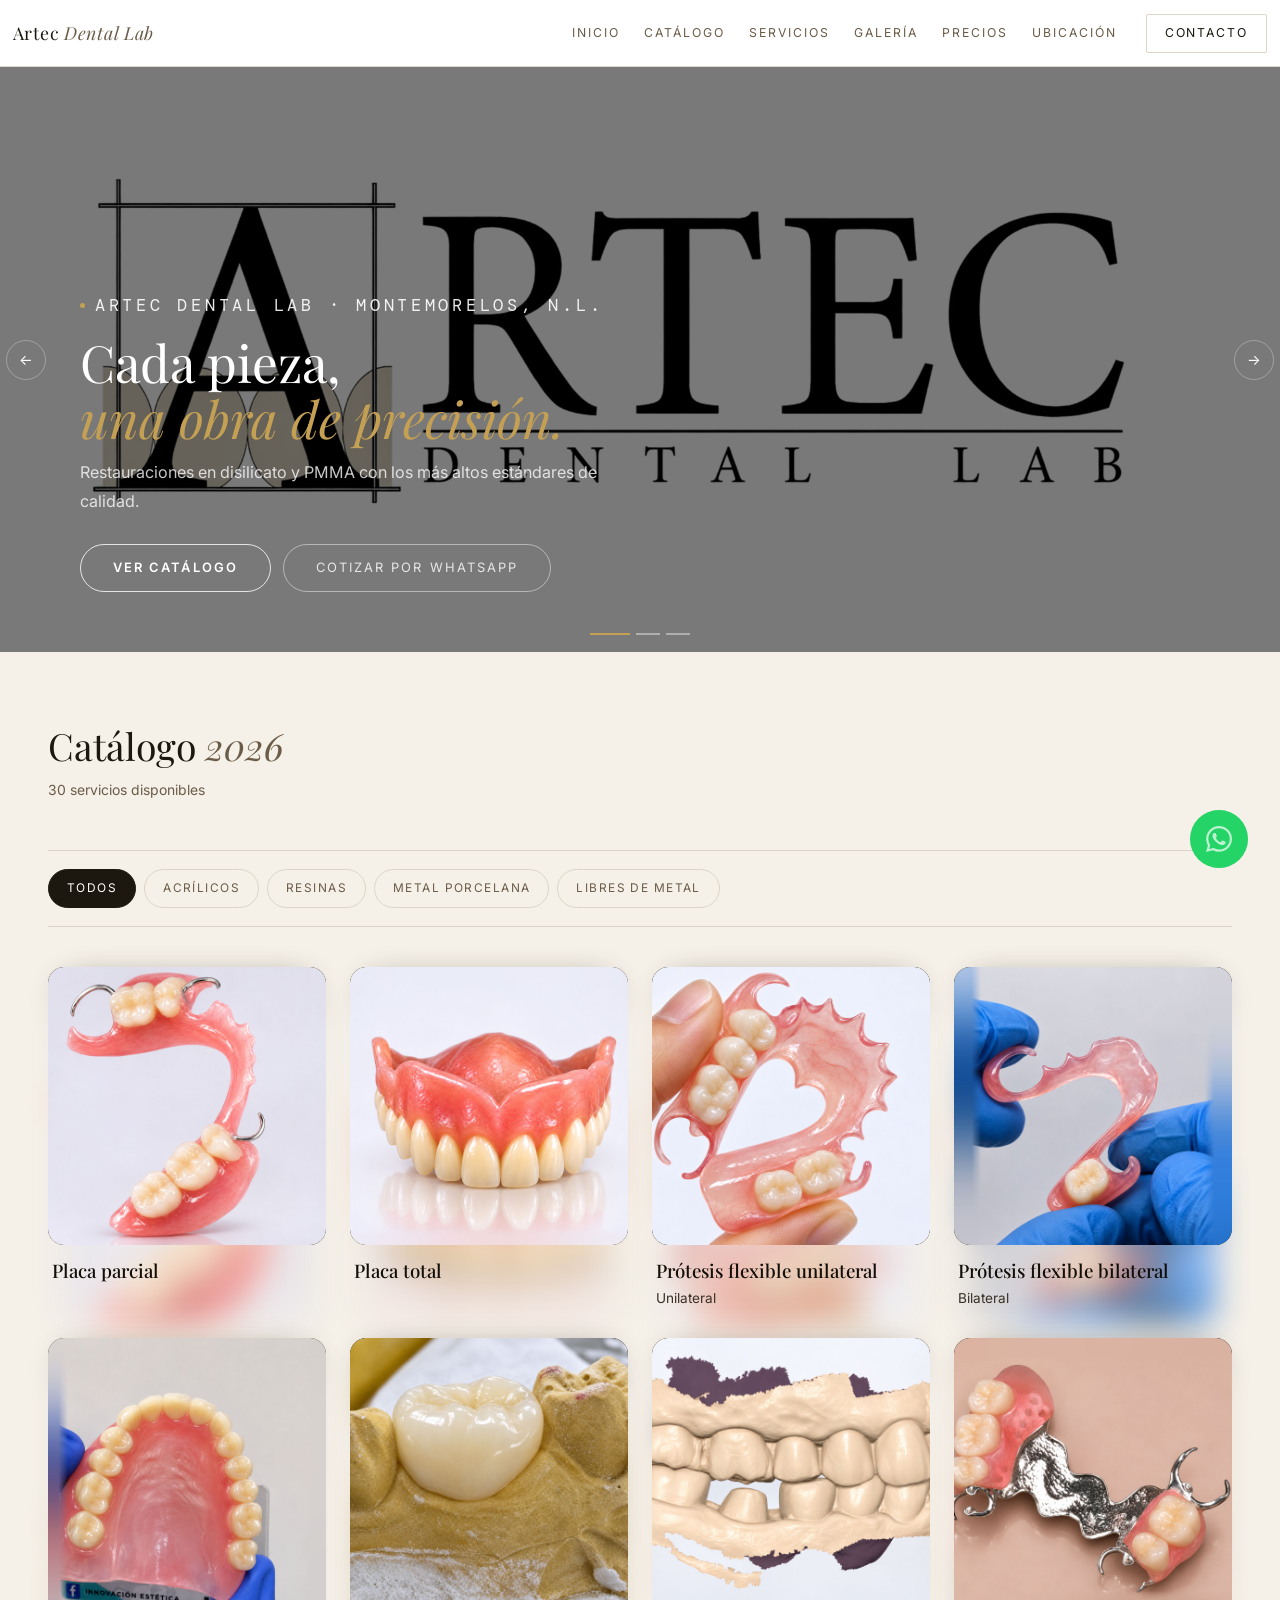
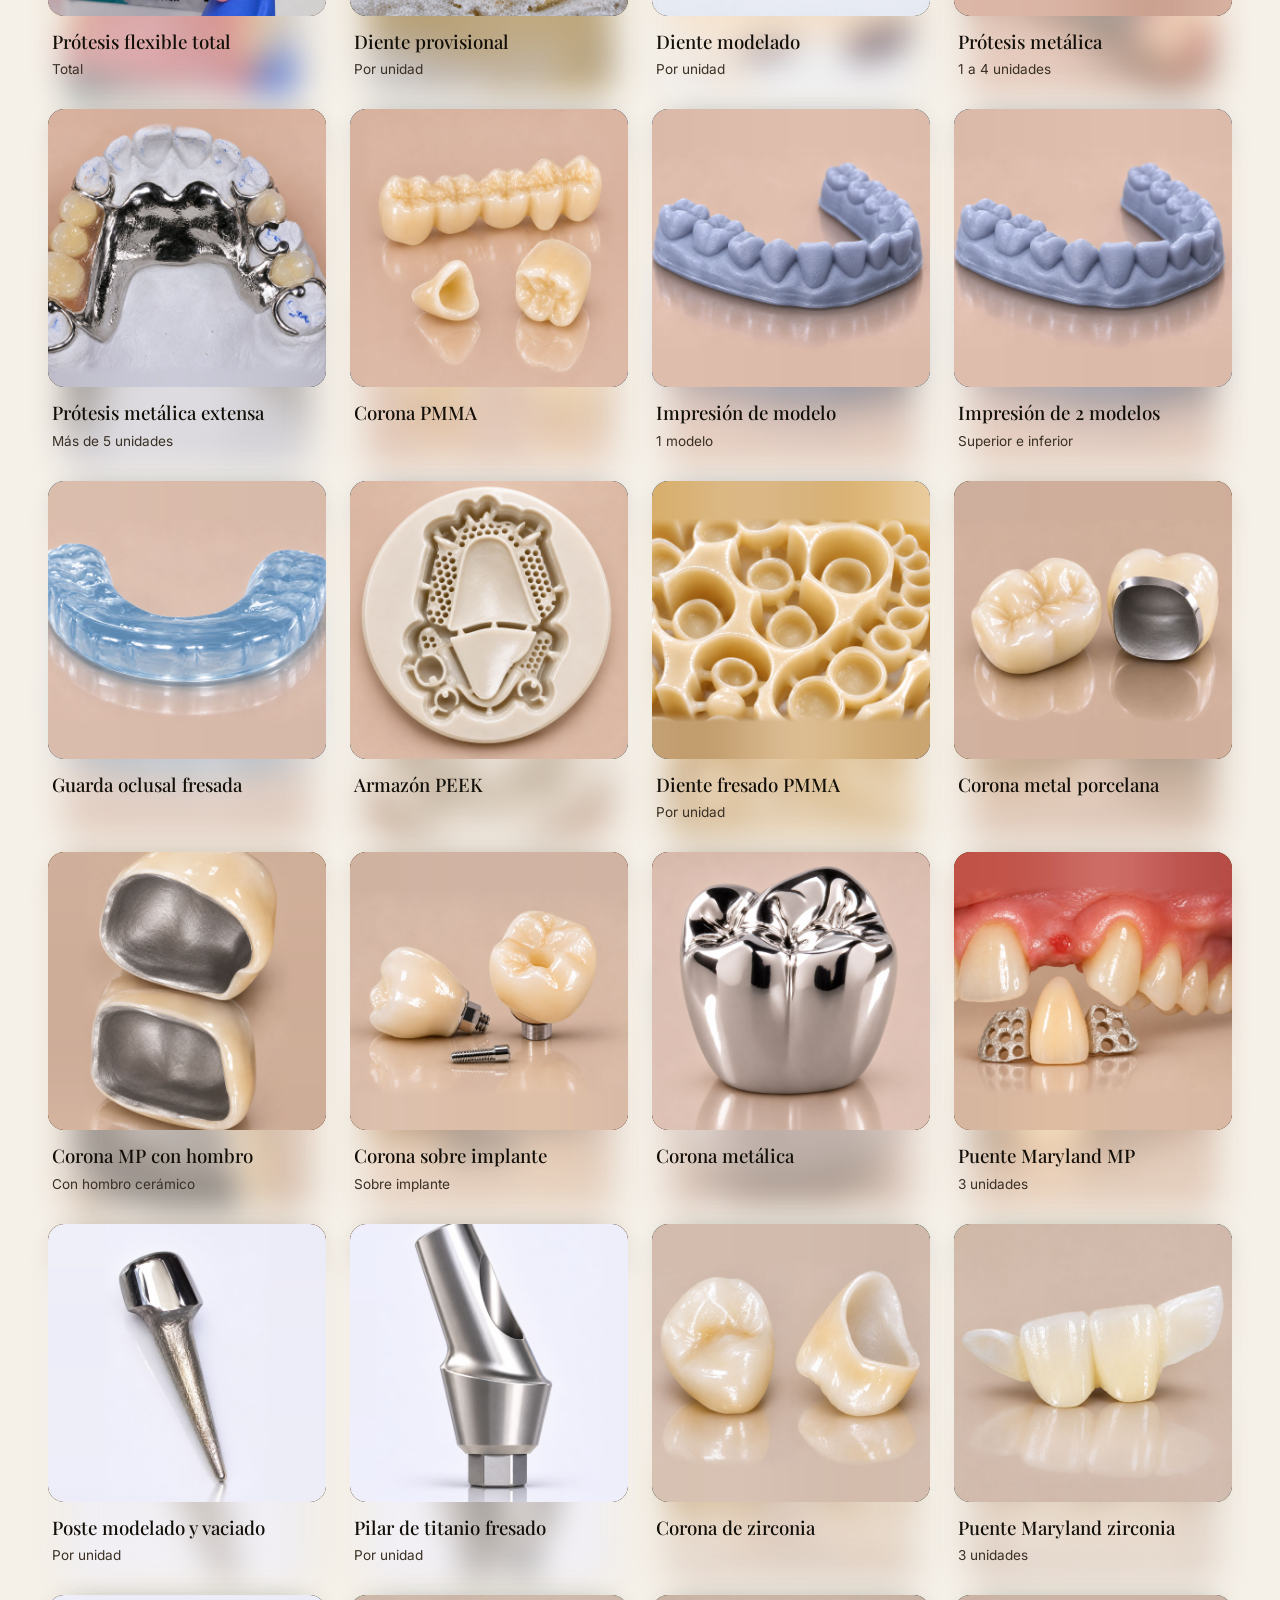
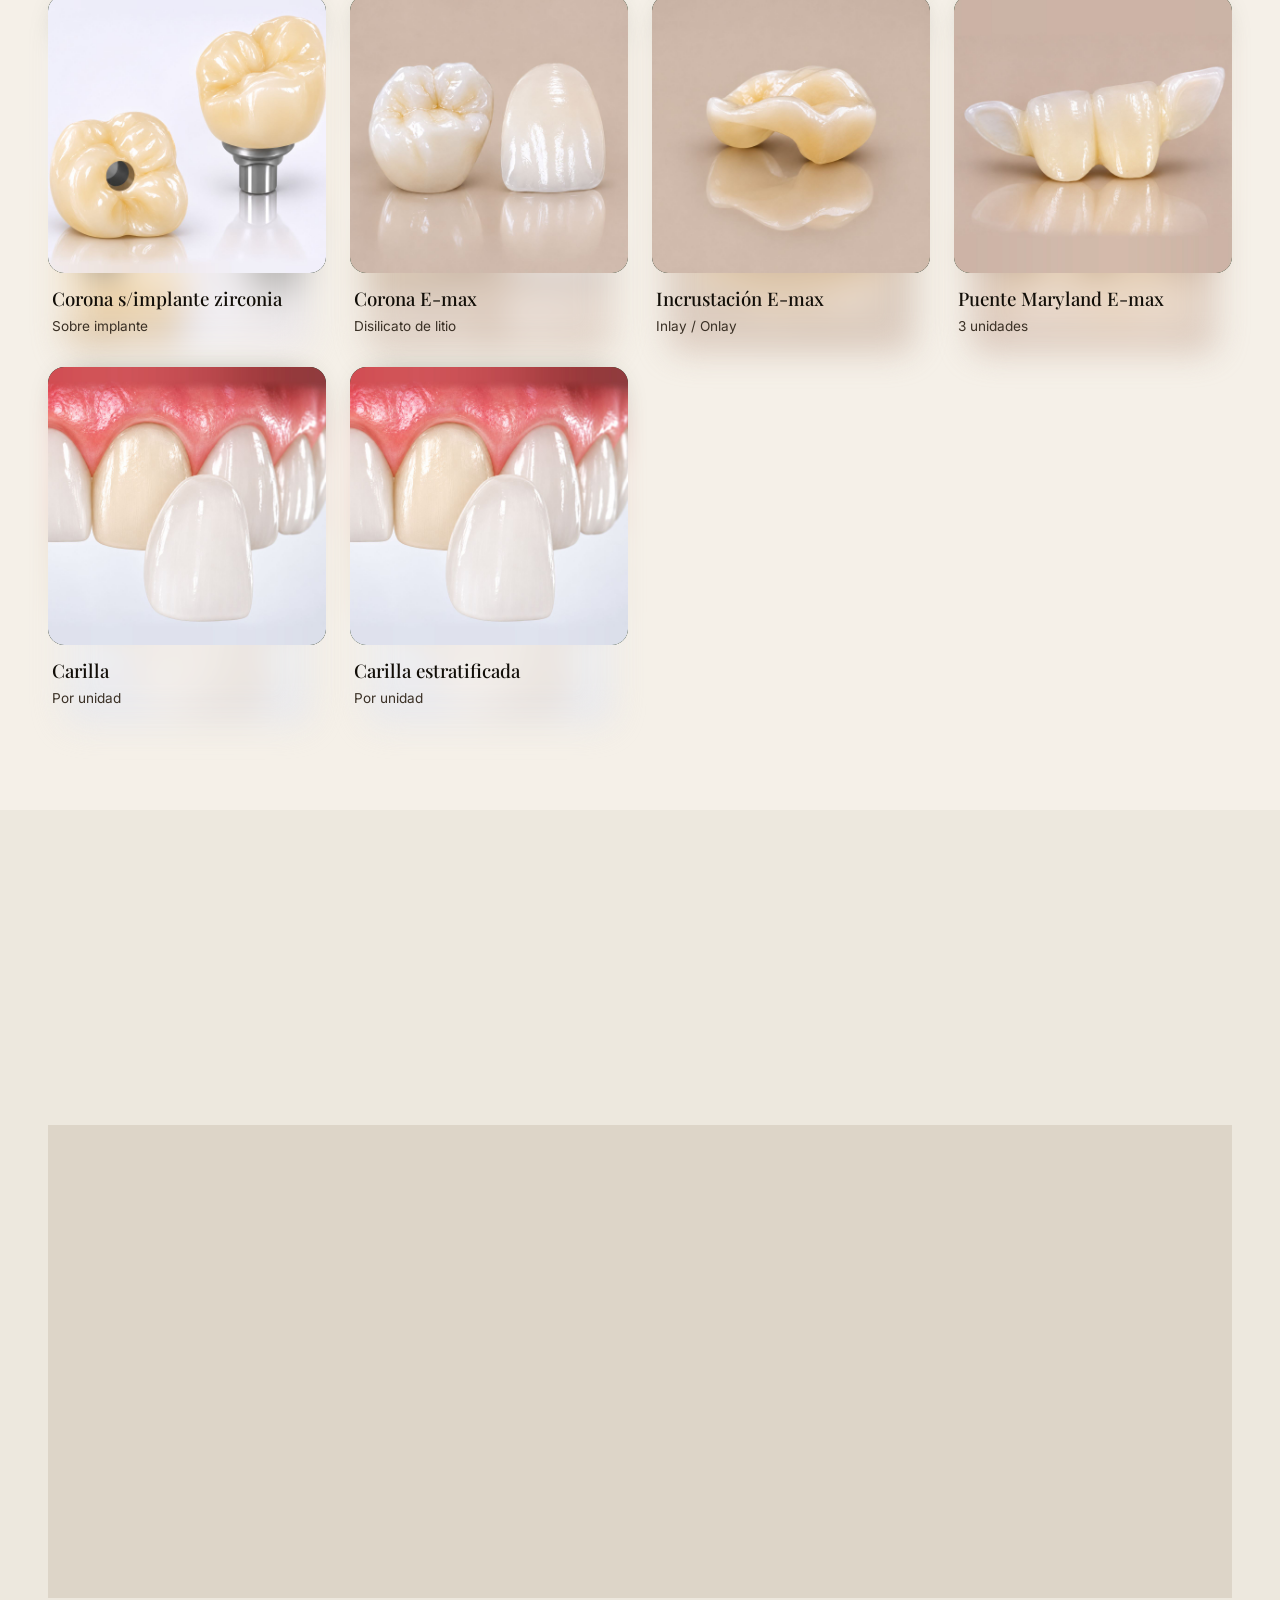
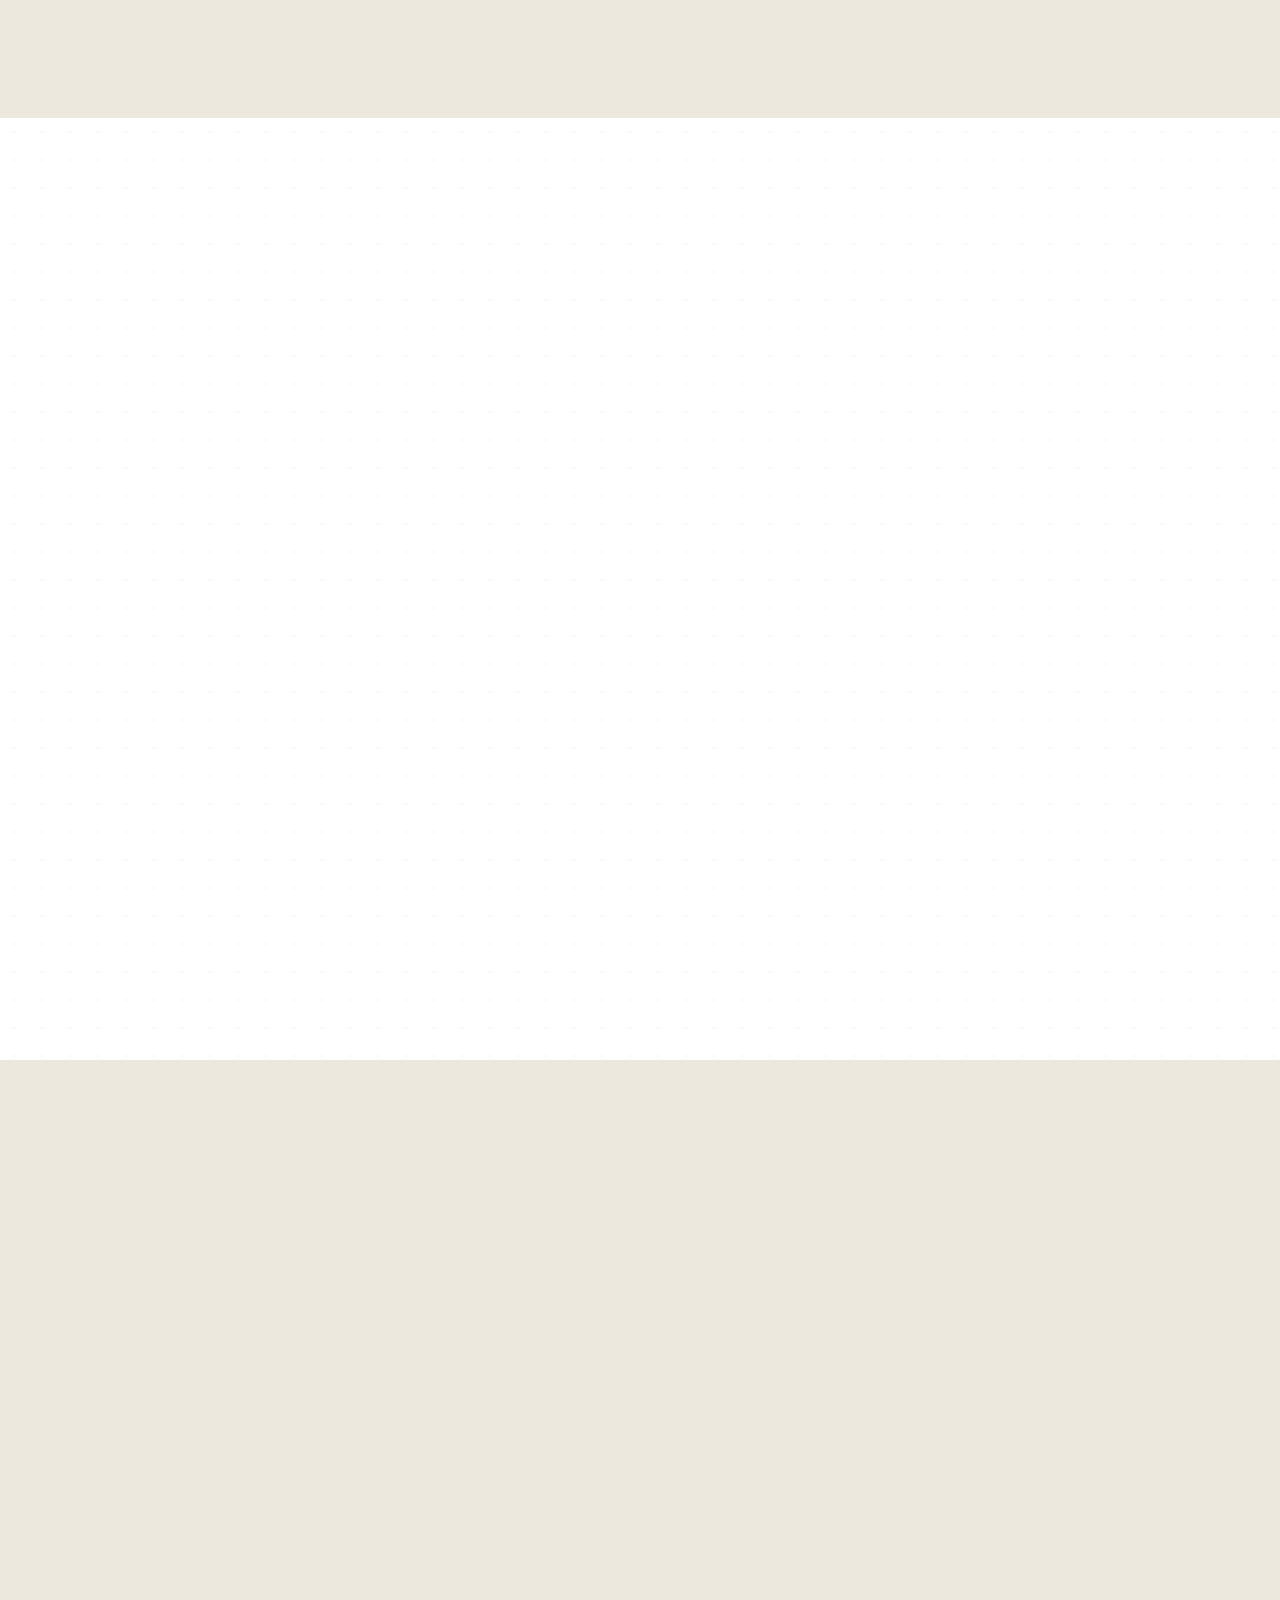
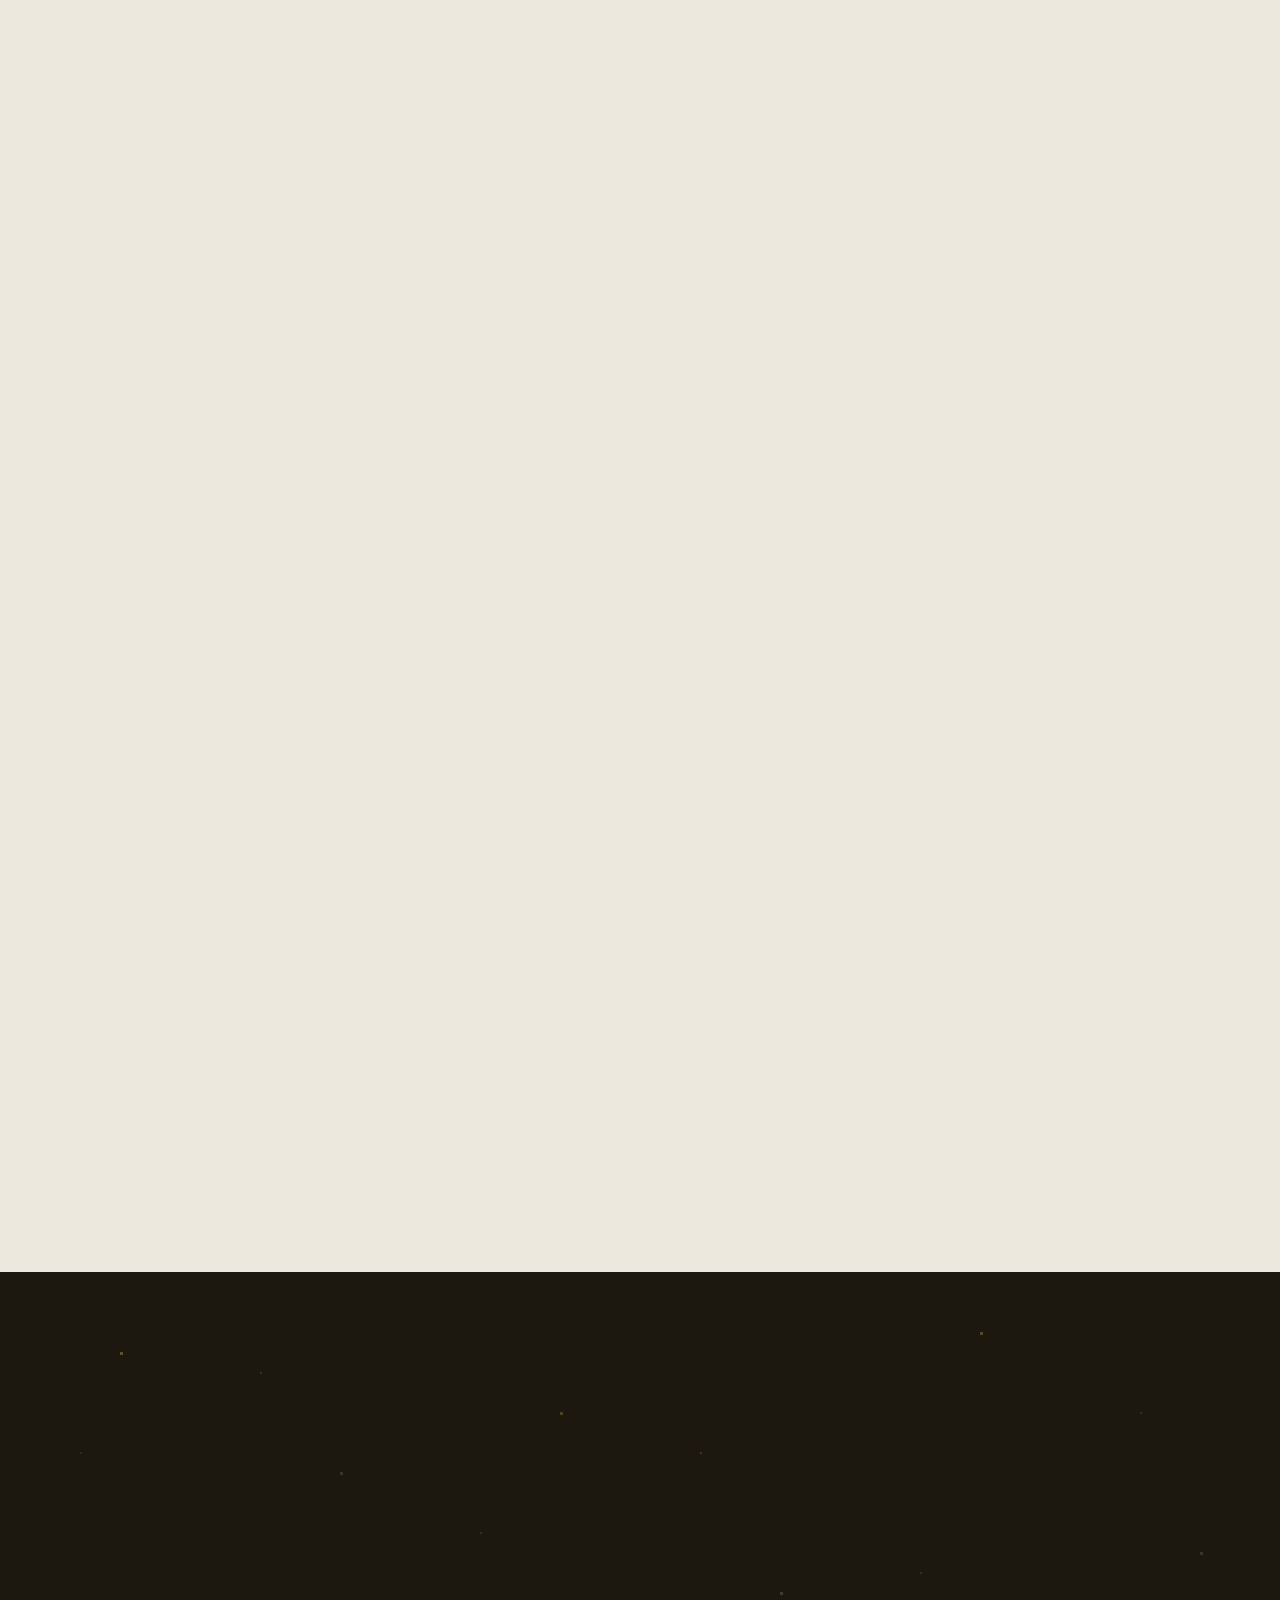
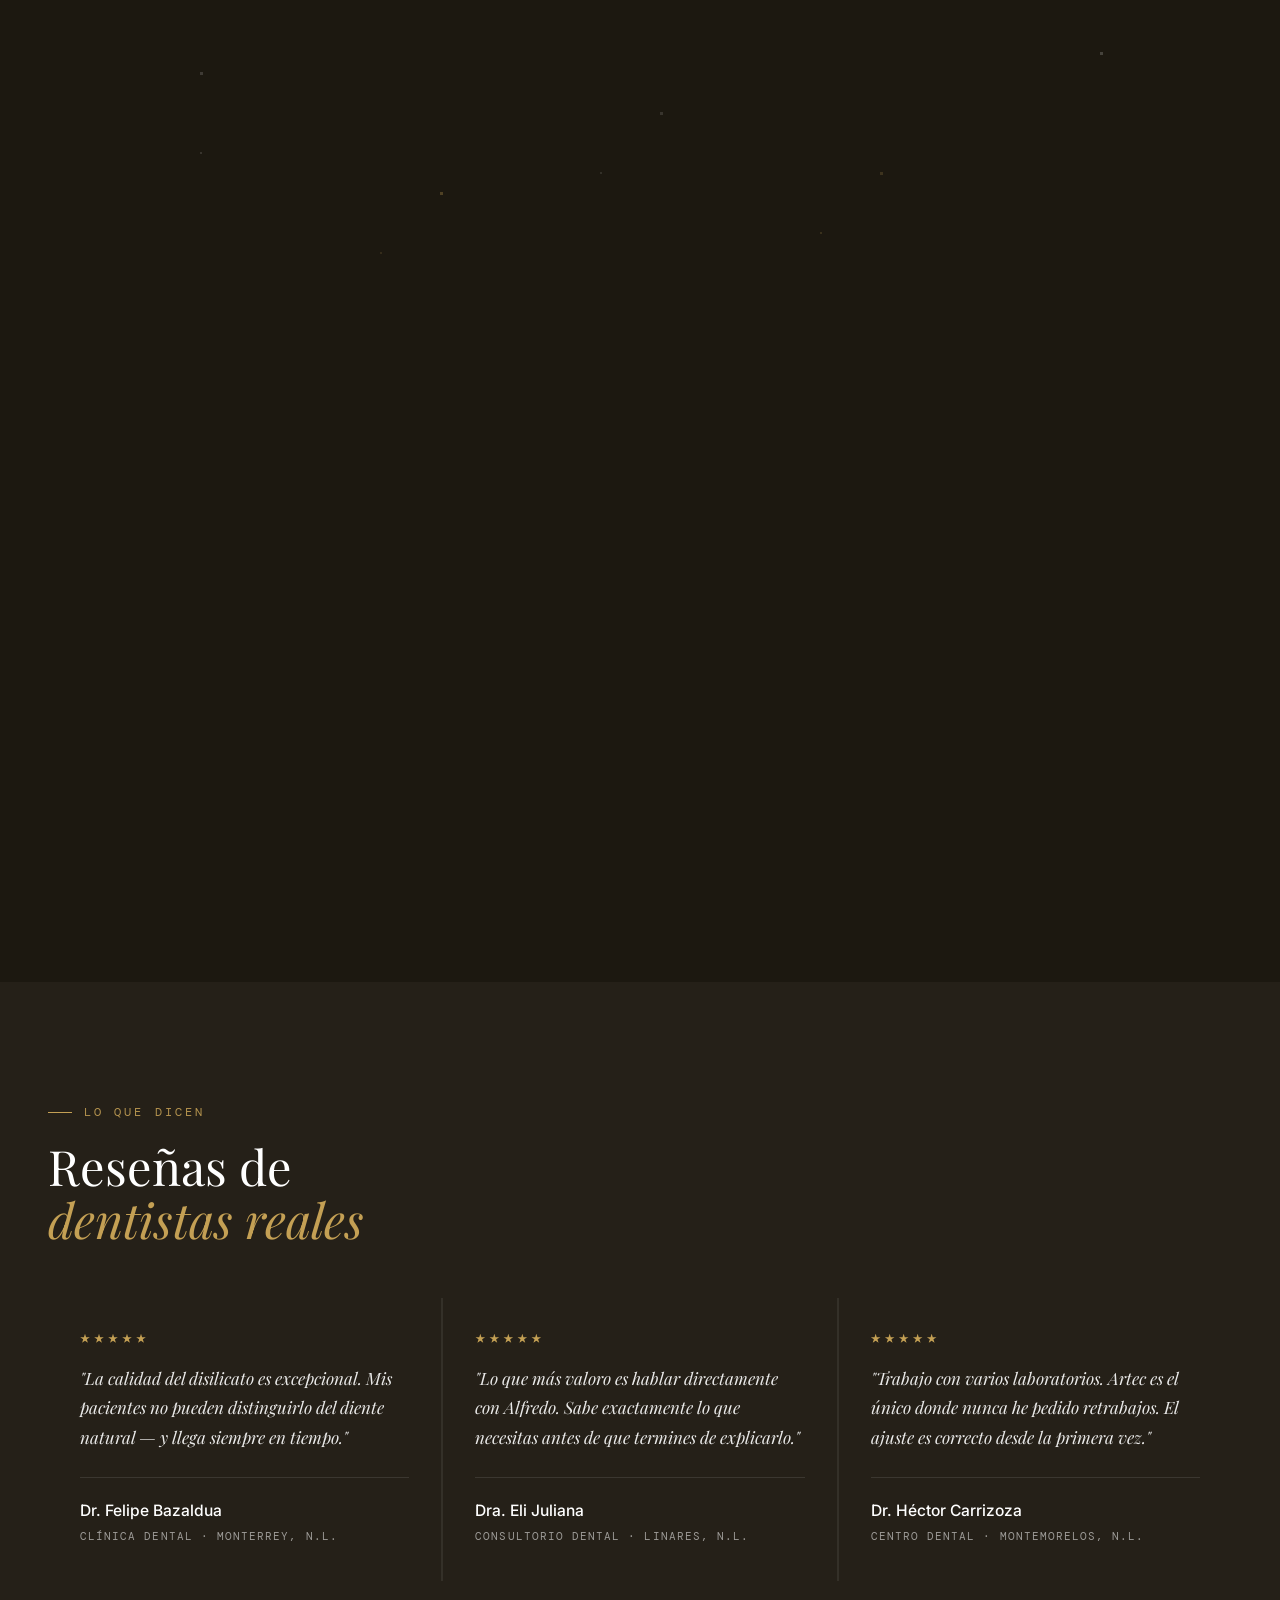
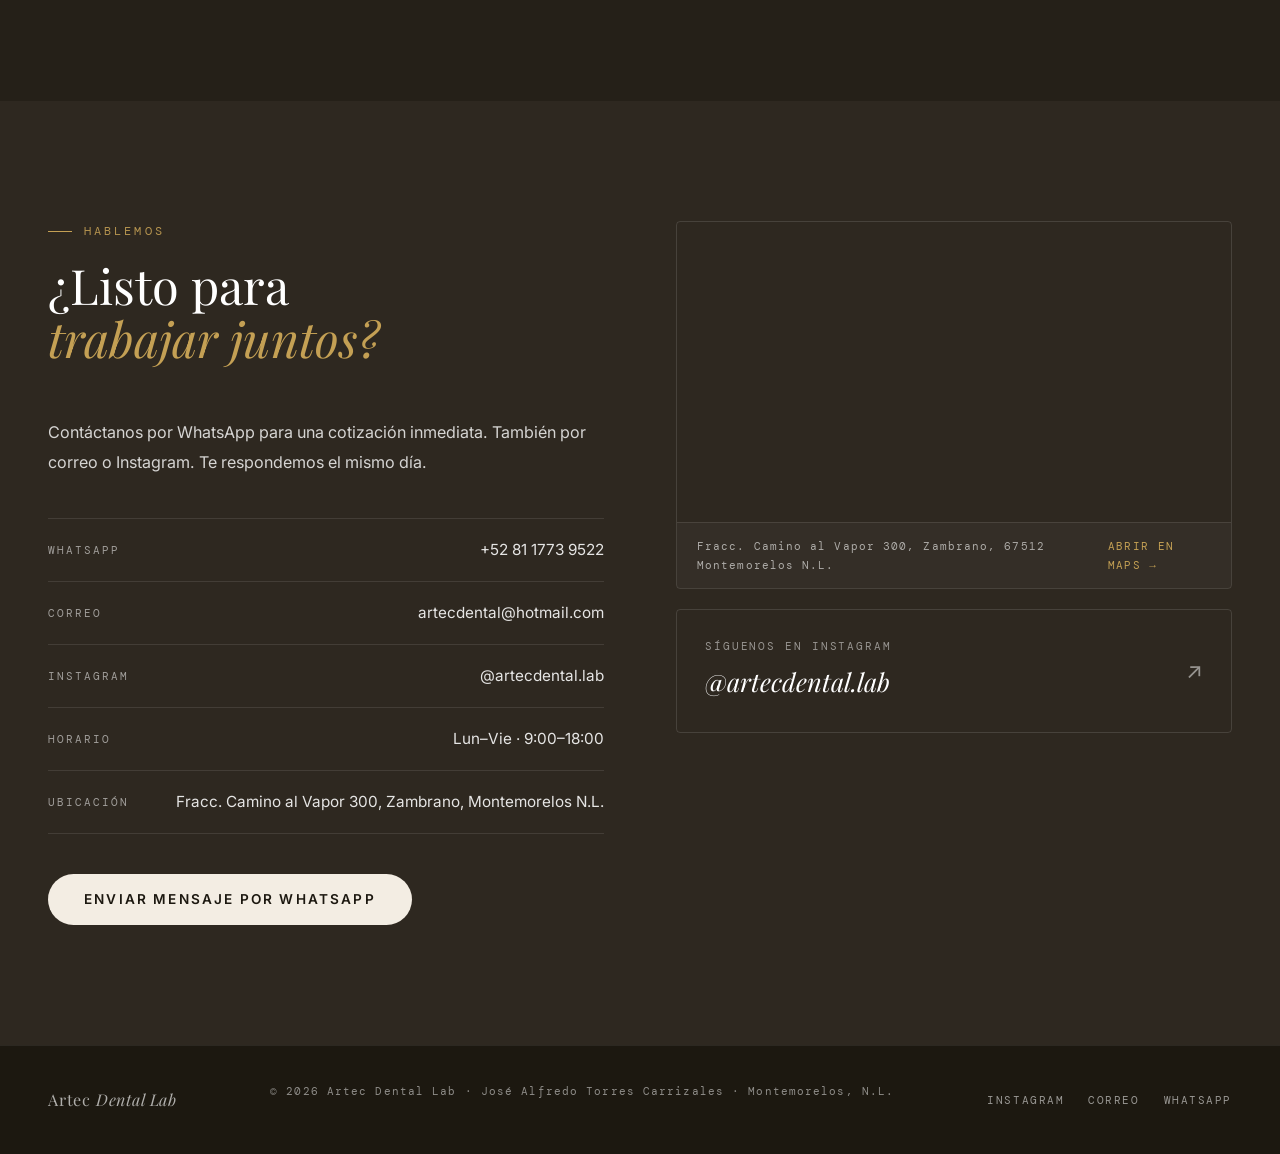
<file: index.html>
<!DOCTYPE html>
<html lang="es">
<head>
<meta charset="UTF-8"/>
<meta name="viewport" content="width=device-width, initial-scale=1.0"/>
<title>Artec Dental Lab | Catálogo y Servicios · Montemorelos N.L.</title>
<link rel="preconnect" href="https://fonts.googleapis.com"/>
<link rel="preconnect" href="https://fonts.gstatic.com" crossorigin/>
<link href="https://fonts.googleapis.com/css2?family=Playfair+Display:ital,wght@0,400;0,700;1,400&family=Inter:wght@300;400;500;600&family=DM+Mono:wght@300;400&display=swap" rel="stylesheet"/>
<link href="https://cdn.jsdelivr.net/npm/bootstrap@5.3.3/dist/css/bootstrap.min.css" rel="stylesheet"/>
<link rel="stylesheet" href="styles.css?v=3"/>
</head>
<body>

<nav class="navbar navbar-expand-lg adl-nav" id="mainNav">
  <div class="container" style="max-width:1300px">
    <a class="navbar-brand" href="#heroCarousel">Artec <em>Dental Lab</em></a>
    <button class="navbar-toggler" type="button" data-bs-toggle="collapse" data-bs-target="#navMain">
      <span class="navbar-toggler-icon"></span>
    </button>
    <div class="collapse navbar-collapse" id="navMain">
      <ul class="navbar-nav ms-auto align-items-lg-center gap-lg-1">
        <li class="nav-item"><a class="nav-link" href="#heroCarousel">Inicio</a></li>
        <li class="nav-item"><a class="nav-link" href="#catalogo">Catálogo</a></li>
        <li class="nav-item"><a class="nav-link" href="#servicios">Servicios</a></li>
        <li class="nav-item"><a class="nav-link" href="#galeria">Galería</a></li>
        <li class="nav-item"><a class="nav-link" href="#precios">Precios</a></li>
        <li class="nav-item"><a class="nav-link" href="#ubicacion">Ubicación</a></li>
        <li class="nav-item ms-lg-2"><a class="nav-link nav-cta" href="#contacto">Contacto</a></li>
      </ul>
    </div>
  </div>
</nav>

<div id="heroCarousel" class="carousel slide adl-hero" data-bs-ride="carousel" data-bs-interval="5000">
  <div class="carousel-indicators">
    <button type="button" data-bs-target="#heroCarousel" data-bs-slide-to="0" class="active"></button>
    <button type="button" data-bs-target="#heroCarousel" data-bs-slide-to="1"></button>
    <button type="button" data-bs-target="#heroCarousel" data-bs-slide-to="2"></button>
  </div>
  <div class="carousel-inner">
    <div class="carousel-item active slide-1" style="background-image: url('imagenes/slide1.png')">
      <div class="carousel-caption adl-caption">
        <div class="slide-eyebrow"><span class="slide-dot"></span>Artec Dental Lab · Montemorelos, N.L.</div>
        <h2>Cada pieza,<br/><em>una obra de precisión.</em></h2>
        <p>Restauraciones en disilicato y PMMA con los más altos estándares de calidad.</p>
        <div class="hero-btns">
          <a href="#catalogo" class="btn-hp">Ver catálogo</a>
          <a href="https://wa.me/528117739522?text=Hola%20Alfredo%2C%20me%20interesa%20conocer%20sus%20servicios" class="btn-hs" target="_blank">Cotizar por WhatsApp</a>
        </div>
      </div>
    </div>
    <div class="carousel-item slide-2" style="background-image: url('imagenes/slide2.png')">
      <div class="carousel-caption adl-caption">
        <div class="slide-eyebrow"><span class="slide-dot"></span>Artec Dental Lab · Nuestros servicios</div>
        <h2>Coronas, puentes y<br/><em>restauraciones fijas</em></h2>
        <p>Metal porcelana, E-max, zirconia y acrílicos. Ajuste preciso desde la primera prueba.</p>
        <div class="hero-btns">
          <a href="#catalogo" class="btn-hp">Explorar servicios</a>
        </div>
      </div>
    </div>
    <div class="carousel-item slide-3" style="background-image: url('imagenes/slide3.png')">
      <div class="carousel-caption adl-caption">
        <div class="slide-eyebrow"><span class="slide-dot"></span>Artec Dental Lab · Atención directa</div>
        <h2>Cotiza tu caso<br/><em>hoy mismo.</em></h2>
        <p>Respuesta el mismo día por WhatsApp. Sin formularios, sin esperas.</p>
        <div class="hero-btns">
          <a href="https://wa.me/528117739522?text=Hola%20Alfredo%2C%20quisiera%20cotizar%20un%20trabajo" class="btn-hp" target="_blank">Cotizar ahora</a>
          <a href="#contacto" class="btn-hs">Ver contacto</a>
        </div>
      </div>
    </div>
  </div>
  <button class="carousel-control-prev" type="button" data-bs-target="#heroCarousel" data-bs-slide="prev"><div class="ctrl-icon">←</div></button>
  <button class="carousel-control-next" type="button" data-bs-target="#heroCarousel" data-bs-slide="next"><div class="ctrl-icon">→</div></button>
</div>

<section id="catalogo">
  <div class="sw">
    <div class="cat-header">
      <div>
        <h2 class="cat-title">Catálogo <em>2026</em></h2>
        <p class="cat-count" id="product-count">30 servicios disponibles</p>
      </div>
    </div>
    <div class="filters-bar">
      <button class="filter-btn active" data-filter="all">Todos</button>
      <button class="filter-btn" data-filter="acrilicos">Acrílicos</button>
      <button class="filter-btn" data-filter="resinas">Resinas</button>
      <button class="filter-btn" data-filter="metal-porcelana">Metal Porcelana</button>
      <button class="filter-btn" data-filter="libres-metal">Libres de Metal</button>
    </div>
    <div class="products-grid" id="products-grid"></div>
  </div>
</section>

<section id="proceso">
  <div class="sw">
    <div class="eyebrow reveal">Cómo trabajamos</div>
    <h2 class="section-h reveal">Del consultorio<br/><em>al resultado perfecto</em></h2>
  </div>
  <div class="sw" style="padding-top:0">
    <div class="proceso-grid">
      <div class="proceso-item reveal d1">
        <span class="proceso-n">01</span>
        <div class="proceso-anim" data-anim="animaciones/paso-01.json"></div>
        <div class="proceso-h">Recepción del caso</div>
        <p class="proceso-p">Recibimos tu indicación con todos los detalles clínicos: shade, materiales, dimensiones y referencias específicas del paciente.</p>
      </div>
      <div class="proceso-item reveal d2">
        <span class="proceso-n">02</span>
        <div class="proceso-anim" data-anim="animaciones/paso-02.json"></div>
        <div class="proceso-h">Fabricación</div>
        <p class="proceso-p">Procesamos cada pieza con precisión artesanal y tecnología de fresado de alta exactitud. Cada detalle importa.</p>
      </div>
      <div class="proceso-item reveal d3">
        <span class="proceso-n">03</span>
        <div class="proceso-anim" data-anim="animaciones/paso-03.json" data-fit="slice"></div>
        <div class="proceso-h">Control de calidad</div>
        <p class="proceso-p">Revisión exhaustiva antes de salir. Si alguna pieza no cumple el estándar Artec, se rehace sin costo adicional.</p>
      </div>
      <div class="proceso-item reveal d4">
        <span class="proceso-n">04</span>
        <div class="proceso-anim" data-anim="animaciones/paso-04.json"></div>
        <div class="proceso-h">Entrega puntual</div>
        <p class="proceso-p">Cumplimos el tiempo acordado, siempre. Tu agenda clínica no puede depender de retrasos del laboratorio.</p>
      </div>
    </div>
  </div>
</section>

<section id="servicios">
  <div class="sw">
    <div class="eyebrow reveal">Lo que hacemos</div>
    <h2 class="section-h reveal">Servicios<br/><em>especializados</em></h2>
    <div class="servicios-grid">
      <div class="servicio-card reveal d1">
        <div class="servicio-img">
          <img src="imagenes/corona-disilicato.png" alt="Corona Disilicato" onerror="this.style.display='none'"/>
          <div class="img-placeholder"><span class="img-ph-icon">◈</span></div>
        </div>
        <div class="servicio-body">
          <span class="servicio-tag">Restauración fija</span>
          <div class="servicio-h">Coronas Disilicato</div>
          <p class="servicio-p">Restauraciones unitarias en disilicato de litio. Alta translucidez, resistencia superior y biocompatibilidad óptima.</p>
          <div class="servicio-meta"><span class="servicio-time">Entrega: <strong>3–5 días hábiles</strong></span><span class="servicio-badge">E·max</span></div>
        </div>
      </div>
      <div class="servicio-card reveal d2">
        <div class="servicio-img">
          <img src="imagenes/puente-pmma.png" alt="Puente PMMA" onerror="this.style.display='none'"/>
          <div class="img-placeholder"><span class="img-ph-icon">◇</span></div>
        </div>
        <div class="servicio-body">
          <span class="servicio-tag">Provisional de larga duración</span>
          <div class="servicio-h">Puentes PMMA</div>
          <p class="servicio-p">Polimetilmetacrilato de calidad clínica para provisionales que resisten. Ajuste preciso y estética natural.</p>
          <div class="servicio-meta"><span class="servicio-time">Entrega: <strong>2–3 días hábiles</strong></span><span class="servicio-badge">PMMA</span></div>
        </div>
      </div>
    </div>
  </div>
</section>

<section id="galeria">
  <div class="sw">
    <div class="eyebrow reveal">Nuestro trabajo</div>
    <h2 class="section-h reveal">Galería<br/><em>de trabajos</em></h2>
    <div class="galeria-masonry">
      <!-- Columna 1 -->
      <div class="gal-item gal-video gal-v45 reveal d1"><div class="gal-inner"><span class="gal-vid-ph">▶</span><video src="imagenes/galeria/video-01.mp4" muted loop autoplay playsinline preload="metadata"></video><div class="gal-overlay"><span>En el laboratorio</span></div></div></div>
      <div class="gal-item reveal d1"><div class="gal-inner"><img src="imagenes/galeria/foto-01.jpg" alt="Enfilado de dientes" loading="lazy"/><div class="gal-overlay"><span>Enfilado de dientes</span></div></div></div>
      <div class="gal-item reveal d1"><div class="gal-inner"><img src="imagenes/galeria/foto-02.jpg" alt="Equipo CAD/CAM" loading="lazy"/><div class="gal-overlay"><span>Equipo CAD/CAM</span></div></div></div>
      <!-- Columna 2 -->
      <div class="gal-item reveal d2"><div class="gal-inner"><img src="imagenes/galeria/foto-03.jpg" alt="Diseño digital" loading="lazy"/><div class="gal-overlay"><span>Diseño digital</span></div></div></div>
      <div class="gal-item gal-video gal-v45 reveal d2"><div class="gal-inner"><span class="gal-vid-ph">▶</span><video src="imagenes/galeria/video-02.mp4" muted loop autoplay playsinline preload="metadata"></video><div class="gal-overlay"><span>En el laboratorio</span></div></div></div>
      <div class="gal-item reveal d2"><div class="gal-inner"><img src="imagenes/galeria/foto-04.jpg" alt="Guarda oclusal" loading="lazy"/><div class="gal-overlay"><span>Guarda oclusal</span></div></div></div>
      <!-- Columna 3 -->
      <div class="gal-item reveal d3"><div class="gal-inner"><img src="imagenes/galeria/foto-05.jpg" alt="Fresado CAD/CAM" loading="lazy"/><div class="gal-overlay"><span>Fresado CAD/CAM</span></div></div></div>
      <div class="gal-item reveal d3"><div class="gal-inner"><img src="imagenes/galeria/foto-06.jpg" alt="Zirconia multicapa" loading="lazy"/><div class="gal-overlay"><span>Zirconia multicapa</span></div></div></div>
      <div class="gal-item gal-video gal-v45 reveal d3"><div class="gal-inner"><span class="gal-vid-ph">▶</span><video src="imagenes/galeria/video-03.mp4" muted loop autoplay playsinline preload="metadata"></video><div class="gal-overlay"><span>En el laboratorio</span></div></div></div>
    </div>
  </div>
</section>

<section id="precios">
  <div class="ps ps1"></div><div class="ps ps2"></div>
  <div class="precios-sw">
    <div class="eyebrow reveal">Transparencia</div>
    <h2 class="section-h reveal">Lista de<br/><em>precios 2026</em></h2>
    <div class="pc-grid">
      <div class="pc-card reveal d1">
        <div class="pc-header"><div class="pc-circle pc-circle-gold"><span class="pc-desde">desde</span><span class="pc-main-price">$400</span></div><div class="pc-cat-name">Acrílicos</div></div>
        <ul class="pc-list">
          <li><span>Placa parcial</span><span>$2,200</span></li>
          <li><span>Placa total</span><span>$2,300</span></li>
          <li><span>Prot. flexible unilateral</span><span>$2,200</span></li>
          <li><span>Prot. flexible bilateral</span><span>$2,450</span></li>
          <li><span>Prot. flexible total</span><span>$2,500</span></li>
          <li><span>Diente provisional</span><span>$400</span></li>
          <li><span>Diente modelado</span><span>$450</span></li>
          <li><span>Prot. metálica 1–4 u.</span><span>$3,500</span></li>
          <li><span>Prot. metálica 5+ u.</span><span>$4,000</span></li>
        </ul>
        <a href="#catalogo" onclick="filterCat('acrilicos')" class="pc-btn pc-btn-gold">Ver en catálogo →</a>
      </div>
      <div class="pc-card reveal d2">
        <div class="pc-header"><div class="pc-circle pc-circle-blue"><span class="pc-desde">desde</span><span class="pc-main-price">$200</span></div><div class="pc-cat-name">Resinas</div></div>
        <ul class="pc-list">
          <li><span>Diente fresado PMMA</span><span>$200</span></li>
          <li><span>Impresión de modelo</span><span>$300</span></li>
          <li><span>Impresión de 2 modelos</span><span>$500</span></li>
          <li><span>Corona PMMA</span><span>$800</span></li>
          <li><span>Guarda oclusal fresada</span><span>$1,500</span></li>
          <li><span>Armazón PEEK</span><span>$3,000</span></li>
        </ul>
        <a href="#catalogo" onclick="filterCat('resinas')" class="pc-btn pc-btn-blue">Ver en catálogo →</a>
      </div>
      <div class="pc-card reveal d3">
        <div class="pc-header"><div class="pc-circle pc-circle-rose"><span class="pc-desde">desde</span><span class="pc-main-price">$500</span></div><div class="pc-cat-name">Metal Porcelana</div></div>
        <ul class="pc-list">
          <li><span>Poste modelado y vaciado</span><span>$500</span></li>
          <li><span>Pilar de titanio fresado</span><span>$500</span></li>
          <li><span>Corona metálica</span><span>$800</span></li>
          <li><span>Corona metal porcelana</span><span>$1,300</span></li>
          <li><span>Corona MP con hombro</span><span>$1,400</span></li>
          <li><span>Corona sobre implante</span><span>$1,500</span></li>
          <li><span>Puente Maryland MP</span><span>$1,700</span></li>
        </ul>
        <a href="#catalogo" onclick="filterCat('metal-porcelana')" class="pc-btn pc-btn-rose">Ver en catálogo →</a>
      </div>
      <div class="pc-card reveal d4">
        <div class="pc-header"><div class="pc-circle pc-circle-green"><span class="pc-desde">desde</span><span class="pc-main-price">$1,500</span></div><div class="pc-cat-name">Libres de Metal</div></div>
        <ul class="pc-list">
          <li><span>Corona E-max</span><span>$1,500</span></li>
          <li><span>Incrustación E-max</span><span>$1,500</span></li>
          <li><span>Carilla</span><span>$1,500</span></li>
          <li><span>Corona de zirconia</span><span>$1,700</span></li>
          <li><span>Carilla estratificada</span><span>$1,700</span></li>
          <li><span>Puente Maryland E-max</span><span>$2,000</span></li>
          <li><span>Puente Maryland zirconia</span><span>$2,000</span></li>
          <li><span>Corona s/implante zirconia</span><span>$2,000</span></li>
        </ul>
        <a href="#catalogo" onclick="filterCat('libres-metal')" class="pc-btn pc-btn-green">Ver en catálogo →</a>
      </div>
    </div>
    <div class="precios-footer reveal">
      <a href="https://wa.me/528117739522?text=Hola%20Alfredo%2C%20quisiera%20una%20cotización" class="btn-a" target="_blank">Cotizar por WhatsApp</a>
    </div>
  </div>
</section>

<section id="resenas">
  <div class="sw">
    <div class="eyebrow reveal">Lo que dicen</div>
    <h2 class="section-h reveal">Reseñas de<br/><em>dentistas reales</em></h2>
    <div class="resenas-grid">
      <div class="resena-card reveal d1">
        <div class="stars"><div class="star"></div><div class="star"></div><div class="star"></div><div class="star"></div><div class="star"></div></div>
        <p class="resena-q">"La calidad del disilicato es excepcional. Mis pacientes no pueden distinguirlo del diente natural — y llega siempre en tiempo."</p>
        <div class="resena-author"><div class="resena-name">Dr. Felipe Bazaldua</div><div class="resena-clinic">Clínica Dental · Monterrey, N.L.</div></div>
      </div>
      <div class="resena-card reveal d2">
        <div class="stars"><div class="star"></div><div class="star"></div><div class="star"></div><div class="star"></div><div class="star"></div></div>
        <p class="resena-q">"Lo que más valoro es hablar directamente con Alfredo. Sabe exactamente lo que necesitas antes de que termines de explicarlo."</p>
        <div class="resena-author"><div class="resena-name">Dra. Eli Juliana</div><div class="resena-clinic">Consultorio Dental · Linares, N.L.</div></div>
      </div>
      <div class="resena-card reveal d3">
        <div class="stars"><div class="star"></div><div class="star"></div><div class="star"></div><div class="star"></div><div class="star"></div></div>
        <p class="resena-q">"Trabajo con varios laboratorios. Artec es el único donde nunca he pedido retrabajos. El ajuste es correcto desde la primera vez."</p>
        <div class="resena-author"><div class="resena-name">Dr. Héctor Carrizoza</div><div class="resena-clinic">Centro Dental · Montemorelos, N.L.</div></div>
      </div>
    </div>
  </div>
</section>

<section id="contacto">
  <div class="sw">
    <div class="contacto-layout">
      <div class="rl">
        <div class="eyebrow">Hablemos</div>
        <h2 class="section-h">¿Listo para<br/><em>trabajar juntos?</em></h2>
        <p class="contacto-desc">Contáctanos por WhatsApp para una cotización inmediata. También por correo o Instagram. Te respondemos el mismo día.</p>
        <div class="contacto-rows">
          <div class="c-row"><span class="c-key">WhatsApp</span><a href="https://wa.me/528117739522" class="c-val" target="_blank">+52 81 1773 9522</a></div>
          <div class="c-row"><span class="c-key">Correo</span><a href="mailto:artecdental@hotmail.com" class="c-val">artecdental@hotmail.com</a></div>
          <div class="c-row"><span class="c-key">Instagram</span><a href="https://www.instagram.com/artecdental.lab" class="c-val" target="_blank">@artecdental.lab</a></div>
          <div class="c-row"><span class="c-key">Horario</span><span class="c-val">Lun–Vie · 9:00–18:00</span></div>
          <div class="c-row"><span class="c-key">Ubicación</span><span class="c-val">Fracc. Camino al Vapor 300, Zambrano, Montemorelos N.L.</span></div>
        </div>
        <div class="contacto-btn-wrap">
          <a href="https://wa.me/528117739522?text=Hola%20Alfredo%2C%20me%20interesa%20cotizar%20un%20trabajo" class="btn-a" target="_blank">Enviar mensaje por WhatsApp</a>
        </div>
      </div>
      <div class="contacto-right rr">
        <div class="mapa-box" id="ubicacion">
          <iframe src="https://www.google.com/maps/embed?pb=!1m18!1m12!1m3!1d3594.2!2d-99.8263!3d25.1885!2m3!1f0!2f0!3f0!3m2!1i1024!2i768!4f13.1!3m3!1m2!1s0x0%3A0x0!2zMjXCsDExJzE4LjYiTiA5OcKwNDknMzQuNyJX!5e0!3m2!1ses!2smx!4v1700000000001" allowfullscreen="" loading="lazy" title="Artec Dental Lab" style="border:0"></iframe>
          <div class="mapa-foot">
            <span class="mapa-addr">Fracc. Camino al Vapor 300, Zambrano, 67512 Montemorelos N.L.</span>
            <a href="https://maps.google.com/?q=Fraccionamiento+Camino+al+Vapor+300+Zambrano+Montemorelos+Nuevo+Leon" target="_blank" class="mapa-link">Abrir en Maps →</a>
          </div>
        </div>
        <a href="https://www.instagram.com/artecdental.lab" target="_blank" class="ig-box">
          <div><div class="ig-label">Síguenos en Instagram</div><div class="ig-handle">@artecdental.lab</div></div>
          <span class="ig-arrow">↗</span>
        </a>
      </div>
    </div>
  </div>
</section>

<footer>
  <div class="footer-inner">
    <div class="footer-brand">Artec <span>Dental Lab</span></div>
    <p class="footer-copy">© <span id="yr"></span> Artec Dental Lab · José Alfredo Torres Carrizales · Montemorelos, N.L.</p>
    <div class="footer-links">
      <a href="https://www.instagram.com/artecdental.lab" target="_blank">Instagram</a>
      <a href="mailto:artecdental@hotmail.com">Correo</a>
      <a href="https://wa.me/528117739522" target="_blank">WhatsApp</a>
    </div>
  </div>
</footer>

<a href="https://wa.me/528117739522?text=Hola%20Alfredo%2C%20me%20interesa%20conocer%20sus%20servicios" class="wa-btn" target="_blank" aria-label="WhatsApp">
  <svg xmlns="http://www.w3.org/2000/svg" viewBox="0 0 24 24" fill="white" width="26" height="26"><path d="M17.472 14.382c-.297-.149-1.758-.867-2.03-.967-.273-.099-.471-.148-.67.15-.197.297-.767.966-.94 1.164-.173.199-.347.223-.644.075-.297-.15-1.255-.463-2.39-1.475-.883-.788-1.48-1.761-1.653-2.059-.173-.297-.018-.458.13-.606.134-.133.298-.347.446-.52.149-.174.198-.298.298-.497.099-.198.05-.371-.025-.52-.075-.149-.669-1.612-.916-2.207-.242-.579-.487-.5-.669-.51-.173-.008-.371-.01-.57-.01-.198 0-.52.074-.792.372-.272.297-1.04 1.016-1.04 2.479 0 1.462 1.065 2.875 1.213 3.074.149.198 2.096 3.2 5.077 4.487.709.306 1.262.489 1.694.625.712.227 1.36.195 1.871.118.571-.085 1.758-.719 2.006-1.413.248-.694.248-1.289.173-1.413-.074-.124-.272-.198-.57-.347m-5.421 7.403h-.004a9.87 9.87 0 01-5.031-1.378l-.361-.214-3.741.982.998-3.648-.235-.374a9.86 9.86 0 01-1.51-5.26c.001-5.45 4.436-9.884 9.888-9.884 2.64 0 5.122 1.03 6.988 2.898a9.825 9.825 0 012.893 6.994c-.003 5.45-4.437 9.884-9.885 9.884m8.413-18.297A11.815 11.815 0 0012.05 0C5.495 0 .16 5.335.157 11.892c0 2.096.547 4.142 1.588 5.945L.057 24l6.305-1.654a11.882 11.882 0 005.683 1.448h.005c6.554 0 11.89-5.335 11.893-11.893a11.821 11.821 0 00-3.48-8.413z"/></svg>
</a>

<script src="https://cdn.jsdelivr.net/npm/bootstrap@5.3.3/dist/js/bootstrap.bundle.min.js"></script>
<script src="productos.js?v=3"></script>
<script src="js/lottie.min.js"></script>
<script src="script.js?v=3"></script>
</body>
</html>
</file>
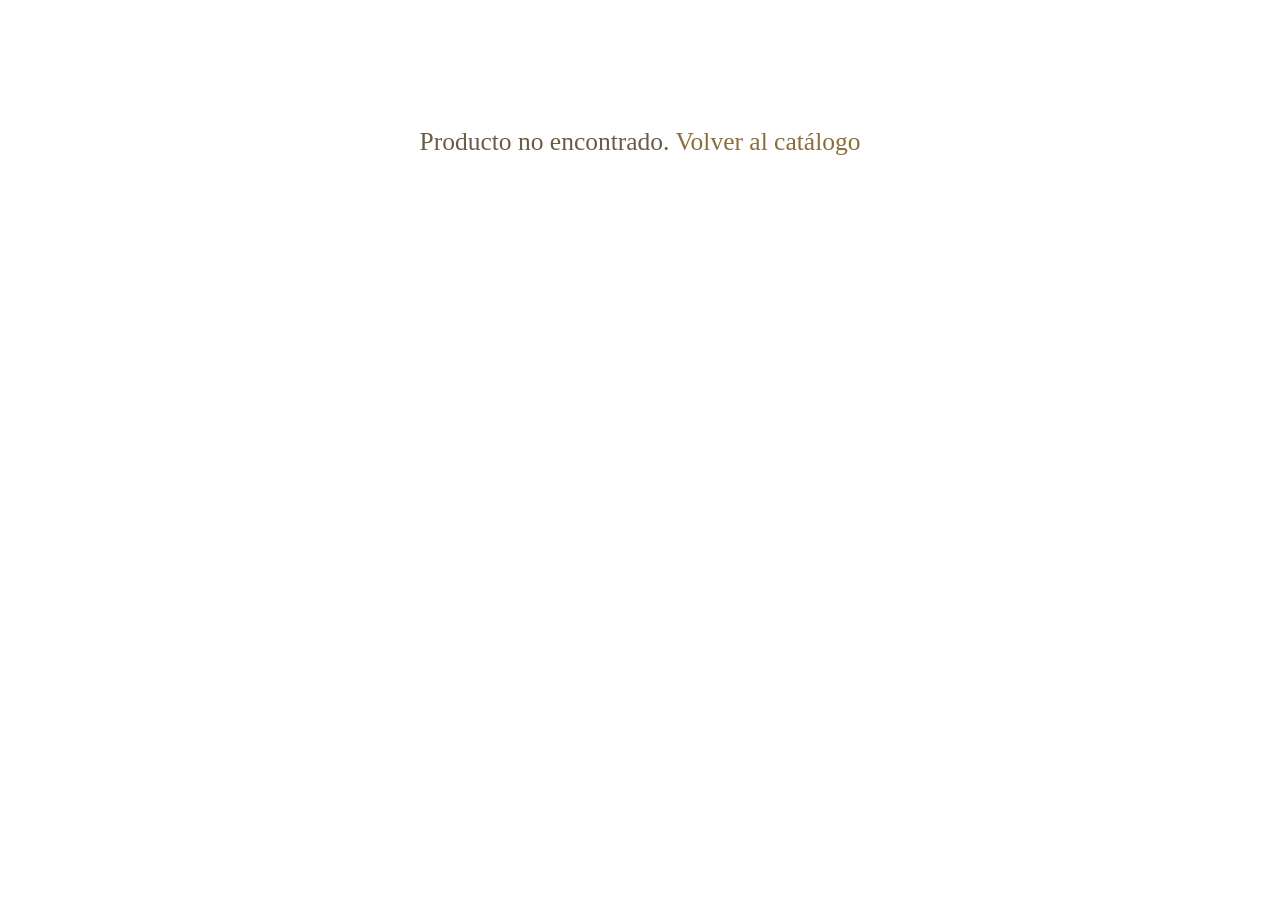
<file: detalle.html>
<!DOCTYPE html>
<html lang="es">
<head>
<meta charset="UTF-8"/>
<meta name="viewport" content="width=device-width, initial-scale=1.0"/>
<title>Detalle | Artec Dental Lab</title>
<link rel="preconnect" href="https://fonts.googleapis.com"/>
<link rel="preconnect" href="https://fonts.gstatic.com" crossorigin/>
<link href="https://fonts.googleapis.com/css2?family=Playfair+Display:ital,wght@0,400;0,700;1,400&family=Inter:wght@300;400;500;600&family=DM+Mono:wght@300;400&display=swap" rel="stylesheet"/>
<link href="https://cdn.jsdelivr.net/npm/bootstrap@5.3.3/dist/css/bootstrap.min.css" rel="stylesheet"/>
<link rel="stylesheet" href="styles.css?v=3"/>
</head>
<body>

<nav class="navbar navbar-expand-lg adl-nav" id="mainNav">
  <div class="container" style="max-width:1300px">
    <a class="navbar-brand" href="index.html">Artec <em>Dental Lab</em></a>
    <button class="navbar-toggler" type="button" data-bs-toggle="collapse" data-bs-target="#navDet">
      <span class="navbar-toggler-icon"></span>
    </button>
    <div class="collapse navbar-collapse" id="navDet">
      <ul class="navbar-nav ms-auto align-items-lg-center gap-lg-1">
        <li class="nav-item"><a class="nav-link" href="index.html#catalogo">Catálogo</a></li>
        <li class="nav-item"><a class="nav-link" href="index.html#servicios">Servicios</a></li>
        <li class="nav-item"><a class="nav-link" href="index.html#galeria">Galería</a></li>
        <li class="nav-item"><a class="nav-link" href="index.html#precios">Precios</a></li>
        <li class="nav-item"><a class="nav-link" href="index.html#ubicacion">Ubicación</a></li>
        <li class="nav-item ms-lg-2"><a class="nav-link nav-cta" href="index.html#contacto">Contacto</a></li>
      </ul>
    </div>
  </div>
</nav>

<div class="adl-breadcrumb">
  <div class="container" style="max-width:1300px">
    <nav class="breadcrumb-nav">
      <a href="index.html#catalogo">← Volver al catálogo</a>
      <span class="bc-sep">/</span>
      <a id="bc-cat" href="#" style="color:var(--gold)"></a>
      <span class="bc-sep">/</span>
      <span id="bc-nombre"></span>
    </nav>
  </div>
</div>

<section class="detalle-section">
  <div class="detalle-layout">
    <div class="detalle-img-col">
      <div class="detalle-img-wrap" id="det-img-wrap">
        <img id="det-img-main" src="" alt="" style="display:none"/>
        <div class="detalle-ph" id="det-ph">
          <span class="det-ph-icon" id="det-ph-icon">◈</span>
        </div>
      </div>
      <div class="detalle-img-shadow">
        <img id="det-shadow-img" src="" alt="" style="display:none"/>
      </div>
    </div>

    <div class="detalle-info-col">
      <span class="detalle-cat" id="det-cat"></span>
      <h1 class="detalle-nombre" id="det-nombre"></h1>
      <p class="detalle-detalle" id="det-detalle"></p>
      <div class="detalle-precio" id="det-precio"></div>
      <hr class="detalle-divider"/>
      <p class="detalle-desc" id="det-desc"></p>
      <div class="detalle-specs" id="det-specs"></div>
      <hr class="detalle-divider"/>
      <div class="detalle-cta">
        <a id="det-wa" href="#" target="_blank" class="btn-whatsapp">
          <svg xmlns="http://www.w3.org/2000/svg" viewBox="0 0 24 24" fill="white" width="20" height="20"><path d="M17.472 14.382c-.297-.149-1.758-.867-2.03-.967-.273-.099-.471-.148-.67.15-.197.297-.767.966-.94 1.164-.173.199-.347.223-.644.075-.297-.15-1.255-.463-2.39-1.475-.883-.788-1.48-1.761-1.653-2.059-.173-.297-.018-.458.13-.606.134-.133.298-.347.446-.52.149-.174.198-.298.298-.497.099-.198.05-.371-.025-.52-.075-.149-.669-1.612-.916-2.207-.242-.579-.487-.5-.669-.51-.173-.008-.371-.01-.57-.01-.198 0-.52.074-.792.372-.272.297-1.04 1.016-1.04 2.479 0 1.462 1.065 2.875 1.213 3.074.149.198 2.096 3.2 5.077 4.487.709.306 1.262.489 1.694.625.712.227 1.36.195 1.871.118.571-.085 1.758-.719 2.006-1.413.248-.694.248-1.289.173-1.413-.074-.124-.272-.198-.57-.347m-5.421 7.403h-.004a9.87 9.87 0 01-5.031-1.378l-.361-.214-3.741.982.998-3.648-.235-.374a9.86 9.86 0 01-1.51-5.26c.001-5.45 4.436-9.884 9.888-9.884 2.64 0 5.122 1.03 6.988 2.898a9.825 9.825 0 012.893 6.994c-.003 5.45-4.437 9.884-9.885 9.884m8.413-18.297A11.815 11.815 0 0012.05 0C5.495 0 .16 5.335.157 11.892c0 2.096.547 4.142 1.588 5.945L.057 24l6.305-1.654a11.882 11.882 0 005.683 1.448h.005c6.554 0 11.89-5.335 11.893-11.893a11.821 11.821 0 00-3.48-8.413z"/></svg>
          Cotizar por WhatsApp
        </a>
        <a href="tel:+528117739522" class="btn-call">📞 +52 81 1773 9522</a>
        <a href="index.html#catalogo" class="btn-back">← Regresar al catálogo</a>
      </div>
    </div>
  </div>
</section>

<section class="relacionados-section">
  <div class="relacionados-inner">
    <h2 class="relacionados-title">Otros servicios <em>de la misma categoría</em></h2>
    <div class="products-grid" id="relacionados-grid"></div>
  </div>
</section>

<footer>
  <div class="footer-inner">
    <div class="footer-brand">Artec <span>Dental Lab</span></div>
    <p class="footer-copy">© <span id="yr"></span> Artec Dental Lab · Montemorelos, N.L.</p>
    <div class="footer-links">
      <a href="https://www.instagram.com/artecdental.lab" target="_blank">Instagram</a>
      <a href="mailto:artecdental@hotmail.com">Correo</a>
      <a href="index.html#catalogo">Catálogo</a>
    </div>
  </div>
</footer>

<script src="https://cdn.jsdelivr.net/npm/bootstrap@5.3.3/dist/js/bootstrap.bundle.min.js"></script>
<script src="productos.js?v=3"></script>
<script src="detalle.js?v=3"></script>
</body>
</html>
</file>
<file: styles.css>
/* =========================================================
   VARIABLES
   ========================================================= */
:root{
  --cream:#F5F0E8; --cream2:#EDE8DE;
  --ink:#1C1810; --ink2:#252018; --ink3:#2E2820;
  --white:#FFFFFF;
  --silver:#6B5C48; --silver2:#9A8878;
  --border:#DDD5C8;
  --gold:#8B6E3C; --gold-lt:#C4A054;
  --serif:'Playfair Display',serif;
  --sans:'Inter',sans-serif;
  --mono:'DM Mono',monospace;
  --ease:cubic-bezier(.4,0,.2,1);
  --slow:cubic-bezier(.16,1,.3,1);
}

/* =========================================================
   BASE
   ========================================================= */
*,*::before,*::after{box-sizing:border-box;margin:0;padding:0}
html{scroll-behavior:smooth;font-size:17px}
body{font-family:var(--sans);background:var(--white);color:var(--ink);overflow-x:hidden;line-height:1.7}
img{max-width:100%;display:block}
a{text-decoration:none;color:inherit}
::-webkit-scrollbar{width:4px}
::-webkit-scrollbar-track{background:var(--white)}
::-webkit-scrollbar-thumb{background:var(--border);border-radius:2px}

/* =========================================================
   NAVBAR
   ========================================================= */
.adl-nav{background:#FFFFFF;border-bottom:1.5px solid #E0D8CE;position:sticky;top:0;z-index:1050;transition:box-shadow .3s;padding:0}
.adl-nav.scrolled{box-shadow:0 2px 20px rgba(0,0,0,.09)}
.adl-nav .navbar-brand{font-family:var(--serif);font-size:1.05rem;color:var(--ink);letter-spacing:.04em;padding:18px 0}
.adl-nav .navbar-brand em{font-style:italic;color:var(--silver)}
.adl-nav .navbar-brand:hover{color:var(--ink)}
.adl-nav .nav-link{font-size:.72rem;letter-spacing:.16em;text-transform:uppercase;color:var(--silver);padding:18px 10px!important;transition:color .3s;position:relative}
.adl-nav .nav-link::after{content:'';position:absolute;bottom:12px;left:10px;width:0;height:1px;background:var(--gold);transition:width .3s}
.adl-nav .nav-link:hover{color:var(--ink)}
.adl-nav .nav-link:hover::after{width:calc(100% - 20px)}
.adl-nav .nav-cta{border:1.5px solid var(--border)!important;border-radius:2px;padding:8px 18px!important;transition:all .3s!important;color:var(--ink)!important;margin-left:6px}
.adl-nav .nav-cta:hover{background:var(--ink)!important;color:#F3EDE3!important;border-color:var(--ink)!important}
.adl-nav .nav-cta::after{display:none!important}
.adl-nav .navbar-toggler{border:none;padding:4px 8px}
.adl-nav .navbar-toggler:focus{box-shadow:none}
.adl-nav .navbar-toggler-icon{background-image:url("data:image/svg+xml,%3csvg xmlns='http://www.w3.org/2000/svg' viewBox='0 0 30 30'%3e%3cpath stroke='%231C1810' stroke-linecap='round' stroke-miterlimit='10' stroke-width='2' d='M4 7h22M4 15h22M4 23h22'/%3e%3c/svg%3e")}

/* =========================================================
   HERO CAROUSEL
   ========================================================= */
.adl-hero{position:relative;overflow:hidden;background:#1C1810}
.adl-hero .carousel-item{
  height:65vh;
  min-height:350px;
  background:no-repeat center center scroll;
  background-size:cover;
}
.slide-1{background-color:#1C1810}
.slide-2{background-color:#1a1612}
.slide-3{background-color:#252018}
.adl-caption{
  position:absolute!important;
  top:0!important;bottom:0!important;left:0!important;right:0!important;
  padding:0 80px 60px!important;
  background:rgba(0,0,0,.52);
  text-align:left!important;
  display:flex!important;
  flex-direction:column!important;
  justify-content:flex-end!important;
  pointer-events:none;
}
.adl-caption *{pointer-events:auto}
.adl-hero .carousel-control-prev,.adl-hero .carousel-control-next{z-index:20}
.adl-hero .carousel-indicators{z-index:20}
.slide-eyebrow{font-family:var(--mono);font-size:1rem;letter-spacing:.22em;text-transform:uppercase;color:rgba(255,255,255,.9);margin-bottom:14px;display:flex;align-items:center;gap:10px}
.slide-dot{width:5px;height:5px;border-radius:50%;background:var(--gold-lt);display:inline-block;flex-shrink:0;animation:sdot 2s ease-in-out infinite}
@keyframes sdot{0%,100%{opacity:1}50%{opacity:.15}}
.adl-caption h2{font-family:var(--serif);font-size:clamp(2rem,4vw,3.8rem);font-weight:400;color:#FFFFFF;line-height:1.1;margin-bottom:12px}
.adl-caption h2 em{font-style:italic;color:var(--gold-lt)}
.adl-caption p{font-size:.95rem;color:rgba(255,255,255,.78);max-width:520px;line-height:1.8;margin-bottom:28px}
.hero-btns{display:flex;gap:12px;flex-wrap:wrap}
.btn-hp{display:inline-block;background:transparent;color:#fff;border:1.5px solid rgba(255,255,255,.8);padding:12px 32px;font-size:.76rem;font-weight:600;letter-spacing:.16em;text-transform:uppercase;border-radius:100px;transition:all .3s}
.btn-hp:hover{background:rgba(255,255,255,.15);border-color:#fff;transform:translateY(-2px);color:#fff}
.btn-hs{display:inline-block;border:1.5px solid rgba(255,255,255,.45);color:rgba(255,255,255,.82);padding:12px 32px;font-size:.76rem;letter-spacing:.16em;text-transform:uppercase;border-radius:100px;transition:all .3s}
.btn-hs:hover{border-color:#fff;color:#fff;transform:translateY(-2px)}
.adl-hero .carousel-indicators [data-bs-target]{width:24px;height:2px;border-radius:0;background:rgba(255,255,255,.4);border:none;opacity:1;transition:background .3s,width .3s}
.adl-hero .carousel-indicators .active{background:var(--gold-lt);width:40px}
.adl-hero .carousel-control-prev,.adl-hero .carousel-control-next{width:52px;opacity:1}
.ctrl-icon{width:40px;height:40px;border:1px solid rgba(255,255,255,.3);border-radius:50%;display:flex;align-items:center;justify-content:center;font-size:.85rem;color:#fff;transition:all .3s}
.adl-hero .carousel-control-prev:hover .ctrl-icon,.adl-hero .carousel-control-next:hover .ctrl-icon{background:rgba(255,255,255,.12);border-color:rgba(255,255,255,.6)}
.hero-scroll-ind{position:absolute;bottom:20px;left:50%;transform:translateX(-50%);display:flex;flex-direction:column;align-items:center;gap:8px;z-index:3}
.hero-scroll-ind span{font-family:var(--mono);font-size:.58rem;letter-spacing:.28em;color:rgba(255,255,255,.35);text-transform:uppercase}
.hero-scroll-line{width:1px;height:36px;background:linear-gradient(to bottom,rgba(255,255,255,.25),transparent)}

/* =========================================================
   UTILIDADES
   ========================================================= */
.sw{max-width:1300px;margin:0 auto;padding:0 48px}
.eyebrow{font-family:var(--mono);font-size:.7rem;letter-spacing:.26em;color:var(--silver2);text-transform:uppercase;margin-bottom:16px;display:flex;align-items:center;gap:12px}
.eyebrow::before{content:'';display:block;width:24px;height:1px;background:var(--gold)}
.section-h{font-family:var(--serif);font-size:clamp(2rem,3.8vw,3.2rem);font-weight:400;line-height:1.1;color:var(--ink);margin-bottom:52px}
.section-h em{font-style:italic;color:var(--silver)}
.reveal{opacity:0;transform:translateY(36px);transition:opacity .8s var(--slow),transform .8s var(--slow)}
.reveal.in{opacity:1;transform:translateY(0)}
.rl{opacity:0;transform:translateX(-36px);transition:opacity .8s var(--slow),transform .8s var(--slow)}
.rl.in{opacity:1;transform:translateX(0)}
.rr{opacity:0;transform:translateX(36px);transition:opacity .8s var(--slow),transform .8s var(--slow)}
.rr.in{opacity:1;transform:translateX(0)}
.d1{transition-delay:.08s}.d2{transition-delay:.16s}.d3{transition-delay:.24s}.d4{transition-delay:.32s}

/* =========================================================
   CATÁLOGO
   ========================================================= */
#catalogo{padding:72px 0 100px;background:var(--cream)}
.cat-header{display:flex;align-items:flex-end;justify-content:space-between;flex-wrap:wrap;gap:16px;margin-bottom:32px}
.cat-title{font-family:var(--serif);font-size:2.2rem;font-weight:400;color:var(--ink)}
.cat-title em{font-style:italic;color:var(--silver)}
.cat-count{font-size:.82rem;color:var(--silver)}
.filters-bar{display:flex;gap:8px;flex-wrap:wrap;padding:18px 0;border-top:1.5px solid var(--border);border-bottom:1.5px solid var(--border);margin-bottom:40px}
.filter-btn{font-family:var(--sans);font-size:.7rem;letter-spacing:.12em;text-transform:uppercase;border:1.5px solid var(--border);background:transparent;color:var(--silver);padding:8px 18px;border-radius:100px;cursor:pointer;transition:all .3s}
.filter-btn:hover{border-color:var(--silver);color:var(--ink)}
.filter-btn.active{background:var(--ink);color:#FFFFFF;border-color:var(--ink)}
.products-grid{display:grid;grid-template-columns:repeat(4,1fr);gap:28px 24px}
.product-card{cursor:pointer;position:relative;transition:transform .3s var(--ease);animation:cardIn .4s var(--ease) both}
.product-card:hover{transform:translateY(-4px)}
@keyframes cardIn{from{opacity:0;transform:translateY(20px)}to{opacity:1;transform:translateY(0)}}
.card-img-wrap{position:relative;width:100%;padding-bottom:100%;border-radius:16px;overflow:hidden;z-index:1}
.card-bg-img{position:absolute;inset:0;width:100%;height:100%;object-fit:cover;border-radius:16px;transition:transform .5s var(--ease)}
.product-card:hover .card-bg-img{transform:scale(1.04)}
.card-ph{position:absolute;inset:0;display:flex;flex-direction:column;align-items:center;justify-content:center;gap:8px;border-radius:16px}
.card-ph-icon{font-size:2.2rem;opacity:.3;color:#fff}
.card-ph-text{font-size:.6rem;letter-spacing:.2em;text-transform:uppercase;color:rgba(255,255,255,.5)}
.card-shadow-wrap{position:absolute;width:88%;left:50%;transform:translateX(-50%);bottom:-14px;z-index:0;border-radius:16px;overflow:hidden;filter:blur(16px);opacity:.65;height:100%}
.card-shadow-img{width:100%;height:100%;object-fit:cover;margin-top:24px}
.card-overlay{position:absolute;inset:0;background:rgba(28,24,16,.4);border-radius:16px;display:flex;align-items:center;justify-content:center;opacity:0;transition:opacity .3s;z-index:2}
.product-card:hover .card-overlay{opacity:1}
.card-overlay-btn{background:#fff;color:var(--ink);border:none;padding:10px 22px;font-size:.72rem;font-weight:600;letter-spacing:.12em;text-transform:uppercase;border-radius:100px;cursor:pointer}
.card-info{padding:14px 4px 0;background:transparent;position:relative;z-index:2}
.card-cat-badge{font-size:.66rem;letter-spacing:.16em;text-transform:uppercase;color:#5A3E10;font-weight:700;margin-bottom:6px;display:block}
.card-name{font-family:var(--serif);font-size:1.1rem;font-weight:500;color:#120E08;line-height:1.3;margin-bottom:4px}
.card-detalle{font-size:.8rem;color:#3A3025}
.empty-state{grid-column:1/-1;text-align:center;padding:80px 20px}
.empty-state p{font-family:var(--serif);font-size:1.3rem;color:var(--silver);font-style:italic}

/* =========================================================
   PROCESO
   ========================================================= */
#proceso{padding:120px 0;background:var(--cream2)}
.proceso-grid{display:grid;grid-template-columns:repeat(4,1fr);gap:2px;background:var(--border)}
.proceso-item{background:var(--cream2);padding:44px 32px;position:relative;overflow:hidden;transition:background .4s}
.proceso-item::after{content:'';position:absolute;bottom:0;left:0;width:0;height:3px;background:var(--gold);transition:width .5s var(--ease)}
.proceso-item:hover{background:var(--cream)}
.proceso-item:hover::after{width:100%}
.proceso-n{font-family:var(--mono);font-size:.64rem;letter-spacing:.2em;color:var(--silver2);margin-bottom:24px;display:block}
.proceso-icon-wrap{width:44px;height:44px;border:1.5px solid var(--border);border-radius:50%;display:flex;align-items:center;justify-content:center;margin-bottom:20px;transition:border-color .3s}
.proceso-item:hover .proceso-icon-wrap{border-color:var(--gold)}
.proceso-icon{font-size:1.2rem}
.proceso-anim{width:170px;max-width:100%;height:120px;border-radius:14px;background:var(--cream);border:1.5px solid var(--border);overflow:hidden;margin-bottom:20px;transition:border-color .3s}
.proceso-item:hover .proceso-anim{border-color:var(--gold)}
.proceso-anim svg{display:block}
.proceso-h{font-family:var(--serif);font-size:1.2rem;font-weight:400;color:var(--ink);margin-bottom:10px}
.proceso-p{font-size:.92rem;color:var(--silver);line-height:1.8}

/* =========================================================
   SERVICIOS
   ========================================================= */
#servicios{padding:120px 0;background:var(--white);position:relative;overflow:hidden}
#servicios::before{content:'';position:absolute;inset:0;background-image:radial-gradient(circle,rgba(0,0,0,.04) 1px,transparent 1px);background-size:28px 28px;z-index:0}
.servicios-grid{display:grid;grid-template-columns:1fr 1fr;gap:24px;position:relative;z-index:1}
.servicio-card{background:var(--cream);border:1.5px solid var(--border);border-radius:4px;overflow:hidden;transition:transform .4s var(--ease),box-shadow .4s}
.servicio-card:hover{transform:translateY(-6px);box-shadow:0 20px 60px rgba(0,0,0,.1)}
.servicio-img{width:100%;height:240px;background:var(--ink3);display:flex;flex-direction:column;align-items:center;justify-content:center;gap:10px;position:relative;overflow:hidden}
.servicio-img img{position:absolute;inset:0;width:100%;height:100%;object-fit:cover;transition:transform .6s var(--ease);z-index:2}
.servicio-card:hover .servicio-img img{transform:scale(1.06)}
.img-placeholder{display:flex;flex-direction:column;align-items:center;gap:8px;z-index:1}
.img-ph-icon{font-size:2rem;opacity:.28;color:rgba(255,255,255,.6)}
.img-ph-text{font-family:var(--mono);font-size:.62rem;letter-spacing:.2em;text-transform:uppercase;color:rgba(255,255,255,.4)}
.servicio-body{padding:32px}
.servicio-tag{font-family:var(--mono);font-size:.64rem;letter-spacing:.2em;color:var(--gold);text-transform:uppercase;margin-bottom:10px;display:block}
.servicio-h{font-family:var(--serif);font-size:1.5rem;font-weight:400;color:var(--ink);margin-bottom:10px}
.servicio-p{font-size:.92rem;color:var(--silver);line-height:1.8;margin-bottom:18px}
.servicio-meta{display:flex;justify-content:space-between;align-items:center;padding-top:16px;border-top:1px solid var(--border)}
.servicio-time{font-size:.82rem;color:var(--silver)}
.servicio-time strong{color:var(--ink)}
.servicio-badge{font-family:var(--mono);font-size:.62rem;letter-spacing:.12em;border:1px solid var(--border);color:var(--silver);padding:4px 10px;border-radius:100px}

/* =========================================================
   GALERÍA
   ========================================================= */
#galeria{padding:120px 0;background:#EDE8DE;overflow:hidden}
.galeria-grid{display:grid;grid-template-columns:repeat(3,1fr);gap:16px}
.galeria-masonry{columns:3;gap:16px}
.gal-item{break-inside:avoid;margin-bottom:16px;border-radius:4px;overflow:hidden;position:relative;cursor:pointer;background:#D8D1C4}
.gal-inner{position:relative;overflow:hidden}
.gal-inner img{width:100%;display:block;transition:transform .6s var(--ease)}
.gal-item:hover .gal-inner img{transform:scale(1.06)}
.gal-ph{width:100%;display:flex;flex-direction:column;align-items:center;justify-content:center;gap:8px}
.gal-ph-icon{font-size:1.8rem;opacity:.2;color:var(--silver)}
.gal-ph-text{font-family:var(--mono);font-size:.6rem;letter-spacing:.2em;text-transform:uppercase;color:var(--silver2);opacity:.7}
.gal-overlay{position:absolute;inset:0;background:linear-gradient(to top,rgba(0,0,0,.7) 0%,transparent 60%);display:flex;align-items:flex-end;padding:16px;opacity:0;transition:opacity .3s}
.gal-item:hover .gal-overlay{opacity:1}
.gal-overlay span{font-family:var(--mono);font-size:.64rem;letter-spacing:.12em;text-transform:uppercase;color:#fff}
/* Galería: videos */
.gal-video .gal-inner{background:linear-gradient(160deg,#3d3428,#1c1810)}
.gal-v45 .gal-inner{aspect-ratio:4/5}
.gal-v169 .gal-inner{aspect-ratio:16/9}
.gal-video video{position:absolute;inset:0;width:100%;height:100%;object-fit:cover;display:block;z-index:1;transition:transform .6s var(--ease)}
.gal-item:hover .gal-video video,.gal-video:hover video{transform:scale(1.06)}
.gal-vid-ph{position:absolute;inset:0;display:flex;align-items:center;justify-content:center;font-size:1.6rem;color:rgba(255,255,255,.35);z-index:0}
.gal-overlay{z-index:2}

/* =========================================================
   PRECIOS
   ========================================================= */
#precios{padding:120px 0;background:var(--ink);position:relative;overflow:hidden}
.ps{position:absolute;pointer-events:none}
.ps1{width:3px;height:3px;box-shadow:120px 80px rgba(196,160,84,.4),340px 200px rgba(255,255,255,.12),560px 140px rgba(196,160,84,.3),780px 320px rgba(255,255,255,.15),980px 60px rgba(196,160,84,.35),1200px 280px rgba(255,255,255,.12),1420px 160px rgba(196,160,84,.25),200px 400px rgba(255,255,255,.15),440px 520px rgba(196,160,84,.3),660px 440px rgba(255,255,255,.12),880px 500px rgba(196,160,84,.2),1100px 380px rgba(255,255,255,.18),1320px 480px rgba(196,160,84,.3);animation:stF 120s linear infinite;top:0;left:0;background:transparent}
.ps2{width:2px;height:2px;box-shadow:80px 180px rgba(255,255,255,.08),260px 100px rgba(196,160,84,.18),480px 260px rgba(255,255,255,.1),700px 180px rgba(196,160,84,.22),920px 300px rgba(255,255,255,.1),1140px 140px rgba(196,160,84,.15),200px 480px rgba(255,255,255,.12),380px 580px rgba(196,160,84,.15),600px 500px rgba(255,255,255,.1),820px 560px rgba(196,160,84,.18);animation:stF 80s linear infinite reverse;top:0;left:0;background:transparent}
@keyframes stF{0%{transform:translateY(0)}100%{transform:translateY(-700px)}}
.precios-sw{position:relative;z-index:2;max-width:1300px;margin:0 auto;padding:0 48px}
#precios .eyebrow{color:rgba(196,160,84,.9)}
#precios .eyebrow::before{background:var(--gold-lt)}
#precios .section-h{color:#FFFFFF;margin-bottom:52px}
#precios .section-h em{color:var(--gold-lt)}
.pc-grid{display:grid;grid-template-columns:repeat(4,1fr);gap:20px;align-items:start}
.pc-card{background:rgba(255,255,255,.04);border:1px solid rgba(255,255,255,.1);border-radius:12px;overflow:hidden;transition:transform .35s var(--ease),box-shadow .35s;display:flex;flex-direction:column}
.pc-card:hover{transform:translateY(-8px);box-shadow:0 32px 80px rgba(0,0,0,.4)}
.pc-header{padding:36px 20px 28px;text-align:center;background:rgba(0,0,0,.2)}
.pc-circle{width:140px;height:140px;border-radius:50%;display:inline-flex;flex-direction:column;align-items:center;justify-content:center;transition:box-shadow .35s}
.pc-card:hover .pc-circle{box-shadow:0 0 0 14px rgba(255,255,255,.06)!important}
.pc-desde{font-size:.62rem;letter-spacing:.14em;text-transform:uppercase;color:rgba(255,255,255,.8);display:block;margin-bottom:2px}
.pc-main-price{font-family:var(--serif);font-size:1.6rem;font-weight:400;color:#fff;line-height:1}
.pc-cat-name{font-size:.7rem;letter-spacing:.22em;text-transform:uppercase;color:rgba(255,255,255,.85);margin-top:18px;font-weight:600}
.pc-circle-gold{background:#C4A054;box-shadow:0 0 0 10px rgba(196,160,84,.25)}
.pc-circle-blue{background:#5B8DB8;box-shadow:0 0 0 10px rgba(91,141,184,.25)}
.pc-circle-rose{background:#B87B5B;box-shadow:0 0 0 10px rgba(184,123,91,.25)}
.pc-circle-green{background:#6B9B6B;box-shadow:0 0 0 10px rgba(107,155,107,.25)}
.pc-list{list-style:none;padding:0;margin:0;flex:1;background:rgba(0,0,0,.15)}
.pc-list li{display:flex;justify-content:space-between;align-items:center;padding:12px 20px;border-bottom:1px solid rgba(255,255,255,.06);font-size:.83rem;color:rgba(255,255,255,.92);transition:background .2s}
.pc-list li:last-child{border-bottom:none}
.pc-list li:hover{background:rgba(255,255,255,.05)}
.pc-list li span:last-child{font-family:var(--serif);font-size:1rem;color:#fff;white-space:nowrap;margin-left:8px;font-weight:500}
.pc-btn{display:block;text-align:center;padding:14px 20px;font-size:.7rem;letter-spacing:.18em;text-transform:uppercase;font-weight:600;transition:all .3s;text-decoration:none;background:rgba(0,0,0,.25);color:rgba(255,255,255,.7)}
.pc-btn:hover{color:#fff}
.pc-btn-gold:hover{background:rgba(196,160,84,.2);color:#C4A054}
.pc-btn-blue:hover{background:rgba(91,141,184,.2);color:#7EB3D8}
.pc-btn-rose:hover{background:rgba(184,123,91,.2);color:#D4A080}
.pc-btn-green:hover{background:rgba(107,155,107,.2);color:#8FBF8F}
.precios-footer{margin-top:48px;text-align:center}
.btn-a{display:inline-block;background:#F3EDE3;color:var(--ink);padding:14px 36px;font-size:.8rem;font-weight:600;letter-spacing:.16em;text-transform:uppercase;border-radius:100px;transition:all .3s}
.btn-a:hover{opacity:.88;transform:translateY(-2px);color:var(--ink)}

/* =========================================================
   RESEÑAS
   ========================================================= */
#resenas{padding:120px 0;background:var(--ink2);overflow:hidden}
#resenas .eyebrow{color:rgba(196,160,84,.9)}
#resenas .eyebrow::before{background:var(--gold-lt)}
#resenas .section-h{color:#FFFFFF}
#resenas .section-h em{color:var(--gold-lt)}
.resenas-grid{display:grid;grid-template-columns:repeat(3,1fr);gap:2px;background:rgba(255,255,255,.07)}
.resena-card{background:var(--ink2);padding:36px 32px;transition:background .3s}
.resena-card:hover{background:var(--ink3)}
.stars{display:flex;gap:4px;margin-bottom:20px}
.star{width:10px;height:10px;clip-path:polygon(50% 0%,61% 35%,98% 35%,68% 57%,79% 91%,50% 70%,21% 91%,32% 57%,2% 35%,39% 35%);background:var(--gold-lt)}
.resena-q{font-family:var(--serif);font-size:1rem;font-style:italic;color:rgba(255,255,255,.9);line-height:1.75;margin-bottom:24px}
.resena-author{border-top:1px solid rgba(255,255,255,.1);padding-top:20px}
.resena-name{font-size:.92rem;font-weight:500;color:#FFFFFF}
.resena-clinic{font-family:var(--mono);font-size:.62rem;letter-spacing:.1em;color:rgba(255,255,255,.55);text-transform:uppercase;margin-top:3px}

/* =========================================================
   CONTACTO
   ========================================================= */
#contacto{padding:120px 0;background:var(--ink3);overflow:hidden}
#contacto .eyebrow{color:rgba(196,160,84,.9)}
#contacto .eyebrow::before{background:var(--gold-lt)}
#contacto .section-h{color:#FFFFFF}
#contacto .section-h em{color:var(--gold-lt)}
.contacto-layout{display:grid;grid-template-columns:1fr 1fr;gap:72px}
.contacto-desc{font-size:.95rem;color:rgba(255,255,255,.8);line-height:1.9;margin-bottom:40px}
.contacto-rows{display:flex;flex-direction:column}
.c-row{display:flex;justify-content:space-between;align-items:center;padding:18px 0;border-bottom:1px solid rgba(255,255,255,.1)}
.c-row:first-child{border-top:1px solid rgba(255,255,255,.1)}
.c-key{font-family:var(--mono);font-size:.65rem;letter-spacing:.18em;color:rgba(255,255,255,.55);text-transform:uppercase}
.c-val{font-size:.9rem;color:rgba(255,255,255,.88);text-align:right;transition:color .3s}
.c-val:hover{color:#fff}
.contacto-btn-wrap{margin-top:40px}
.contacto-right{display:flex;flex-direction:column;gap:20px}
.mapa-box{border:1px solid rgba(255,255,255,.12);overflow:hidden;border-radius:4px}
.mapa-box iframe{display:block;width:100%;height:300px;filter:sepia(.15) contrast(.95);border:0}
.mapa-foot{padding:14px 20px;border-top:1px solid rgba(255,255,255,.1);display:flex;justify-content:space-between;align-items:center;background:rgba(255,255,255,.03)}
.mapa-addr{font-family:var(--mono);font-size:.64rem;letter-spacing:.1em;color:rgba(255,255,255,.6)}
.mapa-link{font-family:var(--mono);font-size:.64rem;letter-spacing:.12em;color:var(--gold-lt);text-transform:uppercase;transition:color .3s}
.mapa-link:hover{color:#fff}
.ig-box{border:1px solid rgba(255,255,255,.12);padding:28px;display:flex;justify-content:space-between;align-items:center;border-radius:4px;transition:border-color .3s}
.ig-box:hover{border-color:rgba(255,255,255,.3)}
.ig-handle{font-family:var(--serif);font-size:1.5rem;color:#FFFFFF;font-style:italic;transition:color .3s}
.ig-box:hover .ig-handle{color:var(--gold-lt)}
.ig-label{font-family:var(--mono);font-size:.62rem;letter-spacing:.18em;color:rgba(255,255,255,.5);text-transform:uppercase;margin-bottom:4px}
.ig-arrow{font-size:1.3rem;color:rgba(255,255,255,.5);transition:transform .3s,color .3s}
.ig-box:hover .ig-arrow{transform:translate(4px,-4px);color:#fff}

/* =========================================================
   FOOTER
   ========================================================= */
footer{background:var(--ink);border-top:1px solid rgba(255,255,255,.07);padding:36px 48px}
.footer-inner{max-width:1300px;margin:0 auto;display:flex;align-items:center;justify-content:space-between;flex-wrap:wrap;gap:20px}
.footer-brand{font-family:var(--serif);font-size:.95rem;color:rgba(255,255,255,.65);letter-spacing:.05em}
.footer-brand span{font-style:italic}
.footer-copy{font-family:var(--mono);font-size:.65rem;letter-spacing:.1em;color:rgba(255,255,255,.5);text-align:center}
.footer-links{display:flex;gap:24px}
.footer-links a{font-family:var(--mono);font-size:.65rem;letter-spacing:.14em;text-transform:uppercase;color:rgba(255,255,255,.55);transition:color .3s}
.footer-links a:hover{color:rgba(255,255,255,.9)}

/* =========================================================
   WHATSAPP
   ========================================================= */
.wa-btn{position:fixed;bottom:32px;right:32px;width:58px;height:58px;background:#25D366;border-radius:50%;display:flex;align-items:center;justify-content:center;z-index:200;transition:transform .3s,box-shadow .3s}
.wa-btn:hover{transform:scale(1.1);box-shadow:0 12px 40px rgba(37,211,102,.45)}
.wa-btn::before{content:'';position:absolute;inset:0;border-radius:50%;background:rgba(37,211,102,.3);animation:waPulse 2.5s ease-out infinite}
@keyframes waPulse{0%{transform:scale(1);opacity:.7}100%{transform:scale(2.2);opacity:0}}

/* =========================================================
   RESPONSIVE
   ========================================================= */
@media(max-width:1100px){.pc-grid{grid-template-columns:1fr 1fr}.products-grid{grid-template-columns:repeat(3,1fr)}}
@media(max-width:900px){.contacto-layout{grid-template-columns:1fr;gap:48px}.proceso-grid{grid-template-columns:1fr 1fr}.servicios-grid{grid-template-columns:1fr}.resenas-grid{grid-template-columns:1fr}.galeria-masonry{columns:2}}
@media(max-width:768px){
  .adl-hero .carousel-item{height:55vh}
  .adl-caption{padding:40px 24px 44px}
  .hero-scroll-ind{display:none}
  .sw{padding:0 24px}
  .precios-sw{padding:0 24px}
  footer{padding:36px 24px}
  .footer-inner{flex-direction:column;align-items:center;text-align:center}
  .wa-btn{bottom:20px;right:20px;width:52px;height:52px}
  .pc-grid{grid-template-columns:1fr}
  .products-grid{grid-template-columns:1fr 1fr;gap:16px}
}
@media(max-width:480px){.products-grid{grid-template-columns:1fr 1fr;gap:12px}}
/* =========================================================
   DETALLE — estilos para detalle.html
   ========================================================= */
.adl-breadcrumb{background:var(--white);border-bottom:1px solid var(--border);padding:12px 0}
.adl-breadcrumb .container{max-width:1300px}
.breadcrumb-nav{display:flex;align-items:center;gap:8px;font-size:.75rem;color:var(--silver)}
.breadcrumb-nav a{color:var(--gold);transition:color .2s}
.breadcrumb-nav a:hover{color:var(--ink)}
.bc-sep{opacity:.4}

.detalle-section{padding:60px 0 80px;background:var(--cream)}
.detalle-layout{display:grid;grid-template-columns:1fr 1fr;gap:72px;align-items:start;max-width:1300px;margin:0 auto;padding:0 48px}
.detalle-img-col{position:sticky;top:90px}
.detalle-img-wrap{width:100%;aspect-ratio:1;border-radius:20px;overflow:hidden;position:relative;z-index:1;display:flex;align-items:center;justify-content:center}
.detalle-img-wrap img{width:100%;height:100%;object-fit:cover;border-radius:20px}
.detalle-ph{position:absolute;inset:0;display:flex;flex-direction:column;align-items:center;justify-content:center;gap:12px;border-radius:20px}
.det-ph-icon{font-size:4rem;opacity:.25;color:#fff}
.det-ph-text{font-size:.65rem;letter-spacing:.2em;text-transform:uppercase;color:rgba(255,255,255,.45)}
.detalle-img-shadow{width:86%;margin:0 auto;height:60px;margin-top:-8px;overflow:hidden;filter:blur(20px);opacity:.55;position:relative;z-index:0}
.detalle-img-shadow img{width:100%;height:100%;object-fit:cover}
.detalle-img-nota{text-align:center;margin-top:14px;font-size:.7rem;color:var(--silver2);letter-spacing:.08em;opacity:.7}

.detalle-cat{display:block;font-size:.68rem;letter-spacing:.22em;text-transform:uppercase;color:var(--gold);margin-bottom:10px}
.detalle-nombre{font-family:var(--serif);font-size:clamp(1.8rem,3.5vw,2.8rem);font-weight:400;color:var(--ink);line-height:1.1;margin-bottom:6px}
.detalle-detalle{font-size:.85rem;color:var(--silver);margin-bottom:20px;font-style:italic}
.detalle-precio{font-family:var(--serif);font-size:2.8rem;font-weight:400;color:var(--ink);margin-bottom:0;letter-spacing:-.01em}
.detalle-divider{border:none;border-top:1px solid var(--border);margin:28px 0}
.detalle-desc{font-size:.95rem;color:var(--silver);line-height:1.85;margin-bottom:28px}

.detalle-specs{display:flex;flex-direction:column;gap:0}
.spec-row{display:flex;justify-content:space-between;align-items:center;padding:12px 0;border-bottom:1px solid var(--border)}
.spec-row:first-child{border-top:1px solid var(--border)}
.spec-key{font-size:.75rem;letter-spacing:.12em;text-transform:uppercase;color:var(--silver)}
.spec-val{font-size:.9rem;color:var(--ink);font-weight:500}

.detalle-cta{display:flex;flex-direction:column;gap:12px;margin-top:0}
.btn-whatsapp{display:flex;align-items:center;justify-content:center;gap:10px;background:#25D366;color:#fff;border:none;border-radius:100px;padding:15px 28px;font-size:.82rem;font-weight:600;letter-spacing:.12em;text-transform:uppercase;cursor:pointer;transition:background .3s;text-decoration:none}
.btn-whatsapp:hover{background:#1ea855;color:#fff}
.btn-call{display:flex;align-items:center;justify-content:center;gap:8px;background:none;color:var(--silver);border:1.5px solid var(--border);border-radius:100px;padding:13px 28px;font-size:.78rem;letter-spacing:.12em;text-transform:uppercase;cursor:pointer;transition:all .3s;text-decoration:none}
.btn-call:hover{border-color:var(--ink);color:var(--ink)}
.btn-back{display:block;text-align:center;font-size:.75rem;letter-spacing:.12em;text-transform:uppercase;color:var(--silver);transition:color .3s;padding:8px 0}
.btn-back:hover{color:var(--ink)}

.relacionados-section{padding:60px 0 100px;background:var(--cream2);border-top:1px solid var(--border)}
.relacionados-inner{max-width:1300px;margin:0 auto;padding:0 48px}
.relacionados-title{font-family:var(--serif);font-size:1.8rem;font-weight:400;color:var(--ink);margin-bottom:36px}
.relacionados-title em{font-style:italic;color:var(--silver)}

@media(max-width:900px){
  .detalle-layout{grid-template-columns:1fr;gap:40px;padding:0 24px}
  .detalle-img-col{position:static}
}
@media(max-width:600px){
  .detalle-section{padding:32px 0 60px}
  .detalle-precio{font-size:2.2rem}
  .relacionados-inner{padding:0 24px}
}
</file>
